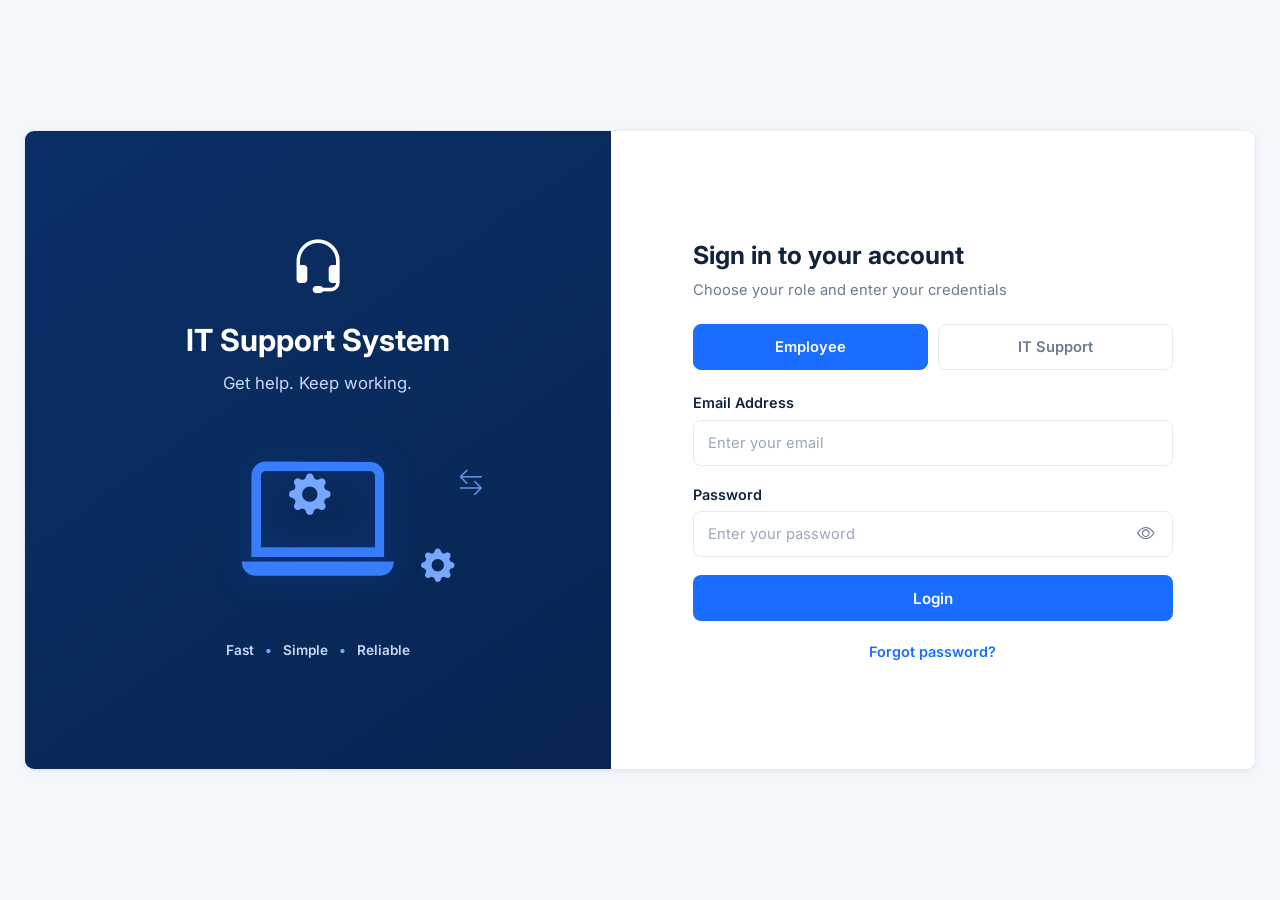
<file: index.html>
<!DOCTYPE html>
<html lang="en">
<head>
    <meta charset="UTF-8">
    <meta name="viewport" content="width=device-width, initial-scale=1.0">

    <title>IT Support System | Login</title>

    <!-- Existing project styles -->
    <link rel="stylesheet" href="Style/style.css">
    <link rel="stylesheet" href="Style/components.css">

    <!-- Icons -->
    <link rel="stylesheet"
          href="https://cdn.jsdelivr.net/npm/bootstrap-icons@1.11.3/font/bootstrap-icons.min.css">

    <!-- Login page styles -->
    <link rel="stylesheet" href="Style/login.css">
</head>

<body class="login-page">

    <main class="login-container">

        <!-- Left Welcome Panel -->
        <section class="welcome-panel">

            <div class="welcome-content">

                <div class="welcome-logo">
                    <i class="bi bi-headset"></i>
                </div>

                <h1>IT Support System</h1>

                <p class="welcome-tagline">
                    Get help. Keep working.
                </p>

                <div class="welcome-illustration">
                    <i class="bi bi-laptop"></i>
                    <i class="bi bi-gear-fill gear-one"></i>
                    <i class="bi bi-gear-fill gear-two"></i>
                    <i class="bi bi-arrow-left-right connection-icon"></i>
                </div>

                <p class="welcome-footer">
                    Fast <span>•</span> Simple <span>•</span> Reliable
                </p>

            </div>

        </section>


        <!-- Right Login Panel -->
        <section class="login-panel">

            <div class="login-form-container">

                <header class="login-header">
                    <h2>Sign in to your account</h2>
                    <p>Choose your role and enter your credentials</p>
                </header>


                <!-- Role Selection -->
                <div class="role-selector" aria-label="Choose your role">

                    <button type="button"
                            class="role-option active"
                            data-role="employee"
                            aria-pressed="true">
                        Employee
                    </button>

                    <button type="button"
                            class="role-option"
                            data-role="it"
                            aria-pressed="false">
                        IT Support
                    </button>

                </div>


                <!-- Login Form -->
                <form class="login-form" action="#" method="post">

                    <input type="hidden"
                           name="role"
                           id="selected-role"
                           value="employee">

                    <div class="form-group">

                        <label for="email">Email Address</label>

                        <input type="email"
                               id="email"
                               name="email"
                               class="login-input"
                               placeholder="Enter your email"
                               autocomplete="username"
                               required>

                    </div>


                    <div class="form-group">

                        <label for="password">Password</label>

                        <div class="password-wrapper">

                            <input type="password"
                                   id="password"
                                   name="password"
                                   class="login-input"
                                   placeholder="Enter your password"
                                   autocomplete="current-password"
                                   required>

                            <button type="button"
                                    class="password-toggle"
                                    id="toggle-password"
                                    aria-label="Show password">
                                <i class="bi bi-eye"></i>
                            </button>

                        </div>

                    </div>


                    <button type="submit" class="login-button">
                        Login
                    </button>


                    <div class="forgot-password">
                        <a href="#" id="forgot-password">
                            Forgot password?
                        </a>
                    </div>

                </form>

            </div>

        </section>

    </main>


    <!-- Temporary interactions: HTML/CSS prototype -->
    <script>
        const roleButtons = document.querySelectorAll(".role-option");
        const selectedRole = document.getElementById("selected-role");

        roleButtons.forEach((button) => {
            button.addEventListener("click", () => {

                roleButtons.forEach((item) => {
                    item.classList.remove("active");
                    item.setAttribute("aria-pressed", "false");
                });

                button.classList.add("active");
                button.setAttribute("aria-pressed", "true");

                selectedRole.value = button.dataset.role;
            });
        });


        const passwordInput = document.getElementById("password");
        const togglePassword = document.getElementById("toggle-password");

        togglePassword.addEventListener("click", () => {

            const isPassword = passwordInput.type === "password";

            passwordInput.type = isPassword ? "text" : "password";

            togglePassword.innerHTML = isPassword
                ? '<i class="bi bi-eye-slash"></i>'
                : '<i class="bi bi-eye"></i>';

            togglePassword.setAttribute(
                "aria-label",
                isPassword ? "Hide password" : "Show password"
            );
        });


        document.querySelector(".login-form").addEventListener("submit", (event) => {
            event.preventDefault();

            alert("Login is a UI prototype. Backend authentication will be added later.");
        });

        document.getElementById("forgot-password").addEventListener("click", (event) => {
            event.preventDefault();

            alert("If you forget your password return to your system admin please.");
        });
    </script>

</body>
</html>
</file>
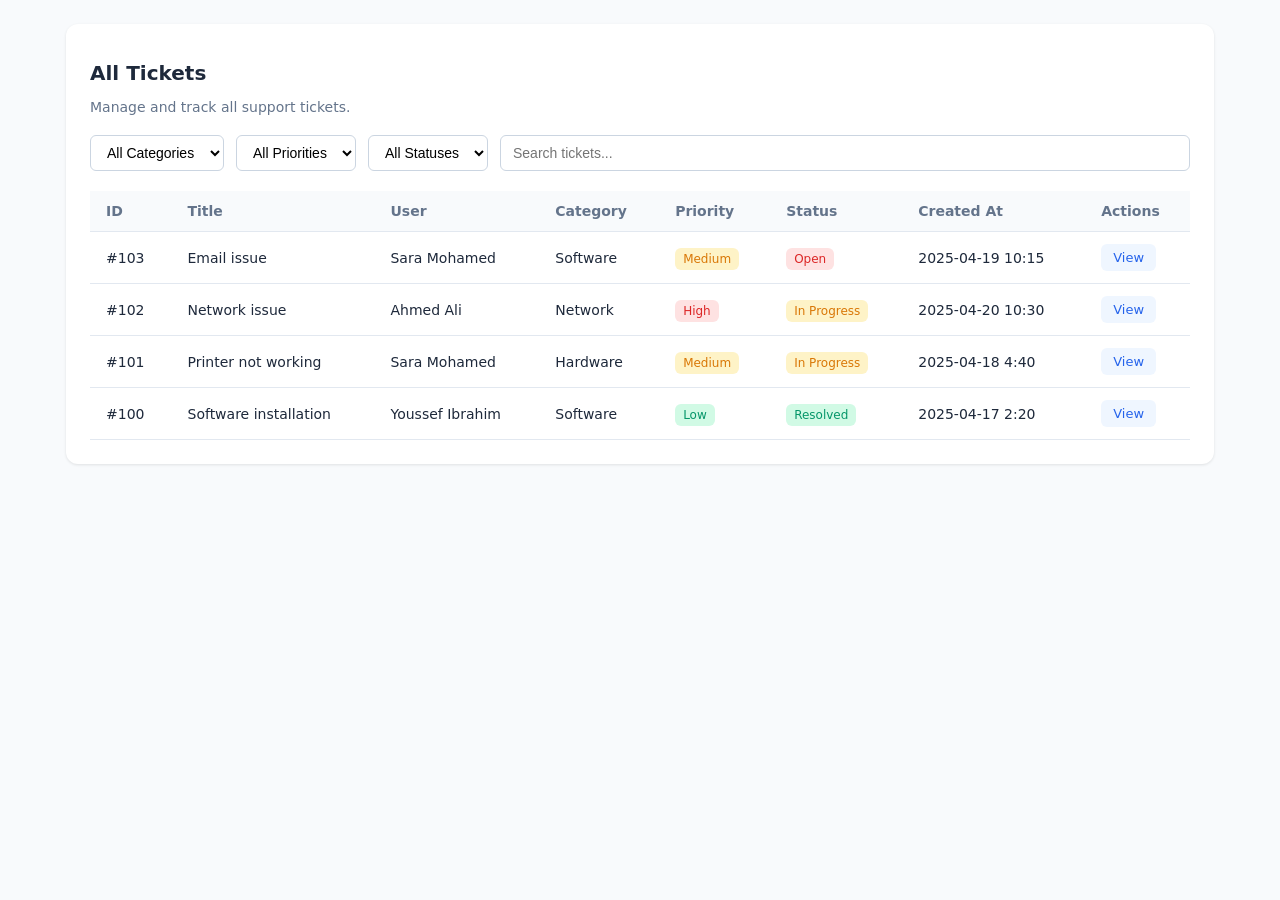
<file: Pages/allTickets.html>
<!DOCTYPE html>
<html lang="en">
<head>
    <meta charset="UTF-8">
    <meta name="viewport" content="width=device-width, initial-scale=1.0">
    <title>All Tickets (IT)</title>
    <style>
        body {
            font-family: system-ui, -apple-system, sans-serif;
            background-color: #f8fafc;
            color: #1e293b;
            padding: 24px;
            margin: 0;
        }
        .container {
            max-width: 1100px;
            margin: 0 auto;
            background: white;
            padding: 24px;
            border-radius: 12px;
            box-shadow: 0 1px 3px rgba(0,0,0,0.1);
        }
        h1 {
            font-size: 20px;
            margin-bottom: 4px;
        }
        p {
            color: #64748b;
            font-size: 14px;
            margin-bottom: 20px;
        }
        .filters {
            display: flex;
            gap: 12px;
            margin-bottom: 20px;
        }
        .filters select, .filters input {
            padding: 8px 12px;
            border: 1px solid #cbd5e1;
            border-radius: 6px;
            font-size: 14px;
            outline: none;
            background-color: #fff;
        }
        .filters input {
            flex-grow: 1;
        }
        table {
            width: 100%;
            border-collapse: collapse;
            text-align: left;
            font-size: 14px;
        }
        th, td {
            padding: 12px 16px;
            border-bottom: 1px solid #e2e8f0;
        }
        th {
            color: #64748b;
            font-weight: 600;
            background-color: #f8fafc;
        }
        .badge {
            padding: 4px 8px;
            border-radius: 6px;
            font-size: 12px;
            font-weight: 500;
        }
        .high { color: #dc2626; background-color: #fee2e2; }
        .medium { color: #d97706; background-color: #fef3c7; }
        .low { color: #059669; background-color: #d1fae5; }
        .open { color: #dc2626; background-color: #fee2e2; }
        .in-progress { color: #d97706; background-color: #fef3c7; }
        .resolved { color: #059669; background-color: #d1fae5; }
        .btn-view {
            display: inline-block;
            background-color: #eff6ff;
            color: #2563eb;
            text-decoration: none;
            padding: 6px 12px;
            border-radius: 6px;
            font-weight: 500;
            font-size: 13px;
            text-align: center;
        }
        .btn-view:hover {
            background-color: #dbeafe;
        }
    </style>
</head>
<body>

    <div class="container">
        <h1>All Tickets</h1>
        <p>Manage and track all support tickets.</p>

        <!-- فلاتر البحث -->
        <div class="filters">
            <select>
                <option>All Categories</option>
            </select>
            <select>
                <option>All Priorities</option>
            </select>
            <select>
                <option>All Statuses</option>
            </select>
            <input type="text" placeholder="Search tickets...">
        </div>

        <table>
            <thead>
                <tr>
                    <th>ID</th>
                    <th>Title</th>
                    <th>User</th>
                    <th>Category</th>
                    <th>Priority</th>
                    <th>Status</th>
                    <th>Created At</th>
                    <th>Actions</th>
                </tr>
            </thead>
            <tbody>
                <tr>
                    <td>#103</td>
                    <td>Email issue</td>
                    <td>Sara Mohamed</td>
                    <td>Software</td>
                    <td><span class="badge medium">Medium</span></td>
                    <td><span class="badge open">Open</span></td>
                    <td>2025-04-19 10:15</td>
                    <td><a href="ticket_details103.html" class="btn-view">View</a></td>
                </tr>
                <tr>
                    <td>#102</td>
                    <td>Network issue</td>
                    <td>Ahmed Ali</td>
                    <td>Network</td>
                    <td><span class="badge high">High</span></td>
                    <td><span class="badge in-progress">In Progress</span></td>
                    <td>2025-04-20 10:30</td>
                    <td><a href="ticket_details102.html" class="btn-view">View</a></td>
                </tr>
                <tr>
                    <td>#101</td>
                    <td>Printer not working</td>
                    <td>Sara Mohamed</td>
                    <td>Hardware</td>
                    <td><span class="badge medium">Medium</span></td>
                    <td><span class="badge in-progress">In Progress</span></td>
                    <td>2025-04-18 4:40</td>
                    <td><a href="ticket_details101.html" class="btn-view">View</a></td>
                </tr>
                <tr>
                    <td>#100</td>
                    <td>Software installation</td>
                    <td>Youssef Ibrahim</td>
                    <td>Software</td>
                    <td><span class="badge low">Low</span></td>
                    <td><span class="badge resolved">Resolved</span></td>
                    <td>2025-04-17 2:20</td>
                    <td><a href="ticket_details100.html" class="btn-view">View</a></td>
                </tr>
            </tbody>
        </table>
    </div>

</body>
</html>
</file>
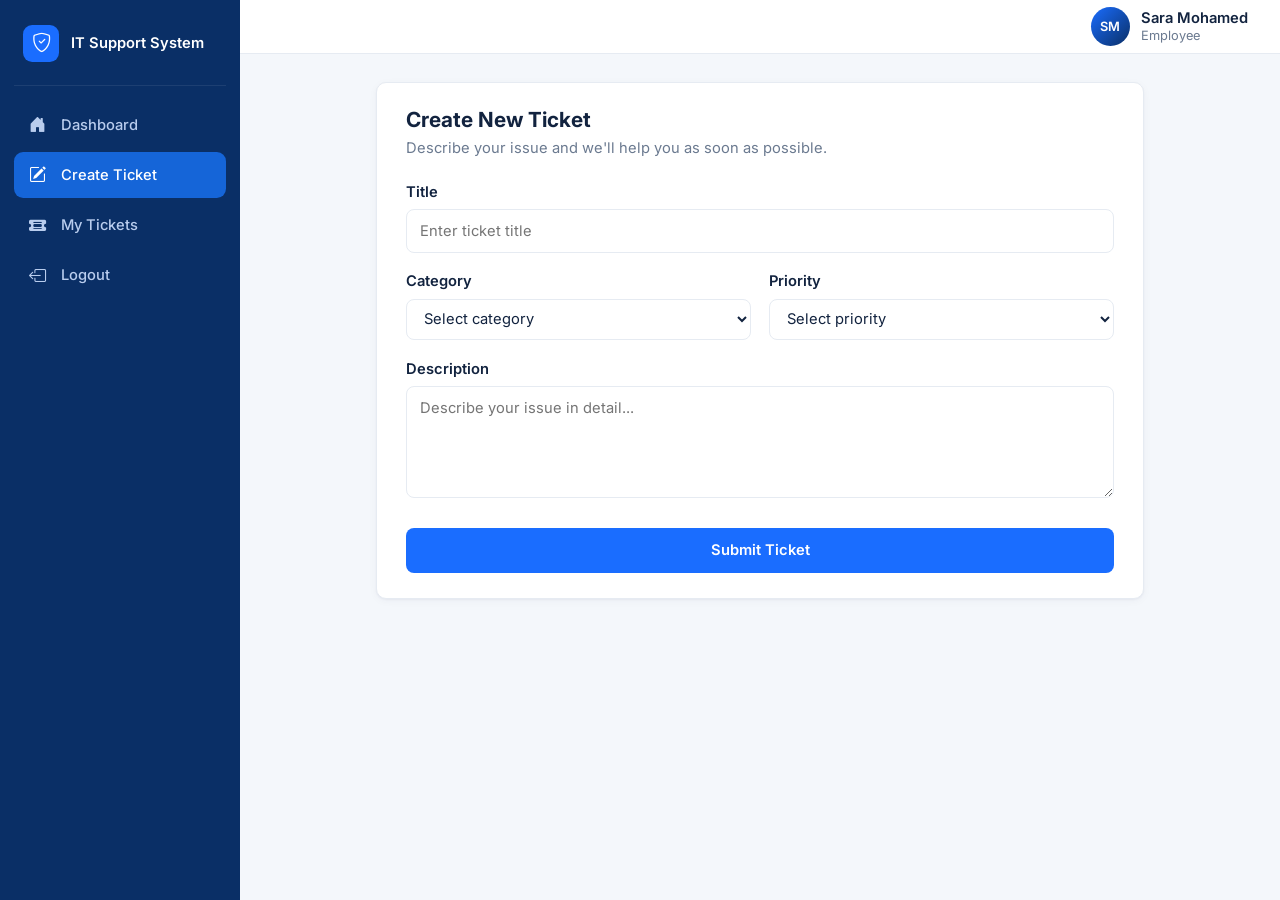
<file: Pages/createTicket.html>
<!DOCTYPE html>
<html lang="en">
  <head>
    <meta charset="UTF-8" />
    <meta name="viewport" content="width=device-width, initial-scale=1.0" />
    <title>Create Ticket | IT Support System</title>

   
    <link href="https://cdn.jsdelivr.net/npm/bootstrap@5.3.3/dist/css/bootstrap.min.css" rel="stylesheet" />
    <link href="https://cdn.jsdelivr.net/npm/bootstrap-icons@1.11.3/font/bootstrap-icons.css" rel="stylesheet" />

 
    <link rel="stylesheet" href="../Style/style.css" />
    <link rel="stylesheet" href="../Style/layout.css" />
    <link rel="stylesheet" href="../Style/components.css" />
    <link rel="stylesheet" href="../Style/createTickets.css" />
  </head>
  <body>
   
    <aside class="sidebar">
      <div class="brand">
        <div class="brand-logo"><i class="bi bi-shield-check"></i></div>
        <span>IT Support System</span>
      </div>

      <nav class="nav flex-column gap-1">
        <a class="nav-link" href="empDashboard.html"
          ><i class="bi bi-house-door-fill"></i><span>Dashboard</span></a
        >
        <a class="nav-link active" href="createTicket.html"
          ><i class="bi bi-pencil-square"></i><span>Create Ticket</span></a
        >
        <a class="nav-link" href="myTickets.html"
          ><i class="bi bi-ticket-detailed-fill"></i><span>My Tickets</span></a
        >
        <a class="nav-link" href="logout.html"
          ><i class="bi bi-box-arrow-left"></i><span>Logout</span></a
        >
      </nav>
    </aside>

   
    <div class="main-content">
      <header class="topbar">
        <div class="user-info">
          <div class="avatar">SM</div>
          <div>
            <div class="user-name">Sara Mohamed</div>
            <div class="user-role">Employee</div>
          </div>
        </div>
      </header>

      <main class="page-body">
        <div class="card-box ticket-card">
          <h2>Create New Ticket</h2>
          <p class="subtitle">
            Describe your issue and we'll help you as soon as possible.
          </p>

          <form>
            <div class="field">
              <label>Title</label>
              <input type="text" placeholder="Enter ticket title" required />
            </div>

            <div class="form-row">
              <div class="field">
                <label>Category</label>
                <select required>
                  <option value="" disabled selected>Select category</option>
                  <option value="hardware">Hardware</option>
                  <option value="software">Software</option>
                  <option value="network">Network</option>
                </select>
              </div>
              <div class="field">
                <label>Priority</label>
                <select required>
                  <option value="" disabled selected>Select priority</option>
                  <option value="low">Low</option>
                  <option value="medium">Medium</option>
                  <option value="high">High</option>
                </select>
              </div>
            </div>

            <div class="field">
              <label>Description</label>
              <textarea
                placeholder="Describe your issue in detail..."
                required
              ></textarea>
            </div>

            <button type="submit" class="btn">Submit Ticket</button>
          </form>
        </div>
      </main>
    </div>

    <script src="https://cdn.jsdelivr.net/npm/bootstrap@5.3.3/dist/js/bootstrap.bundle.min.js"></script>
  </body>
</html>
</file>
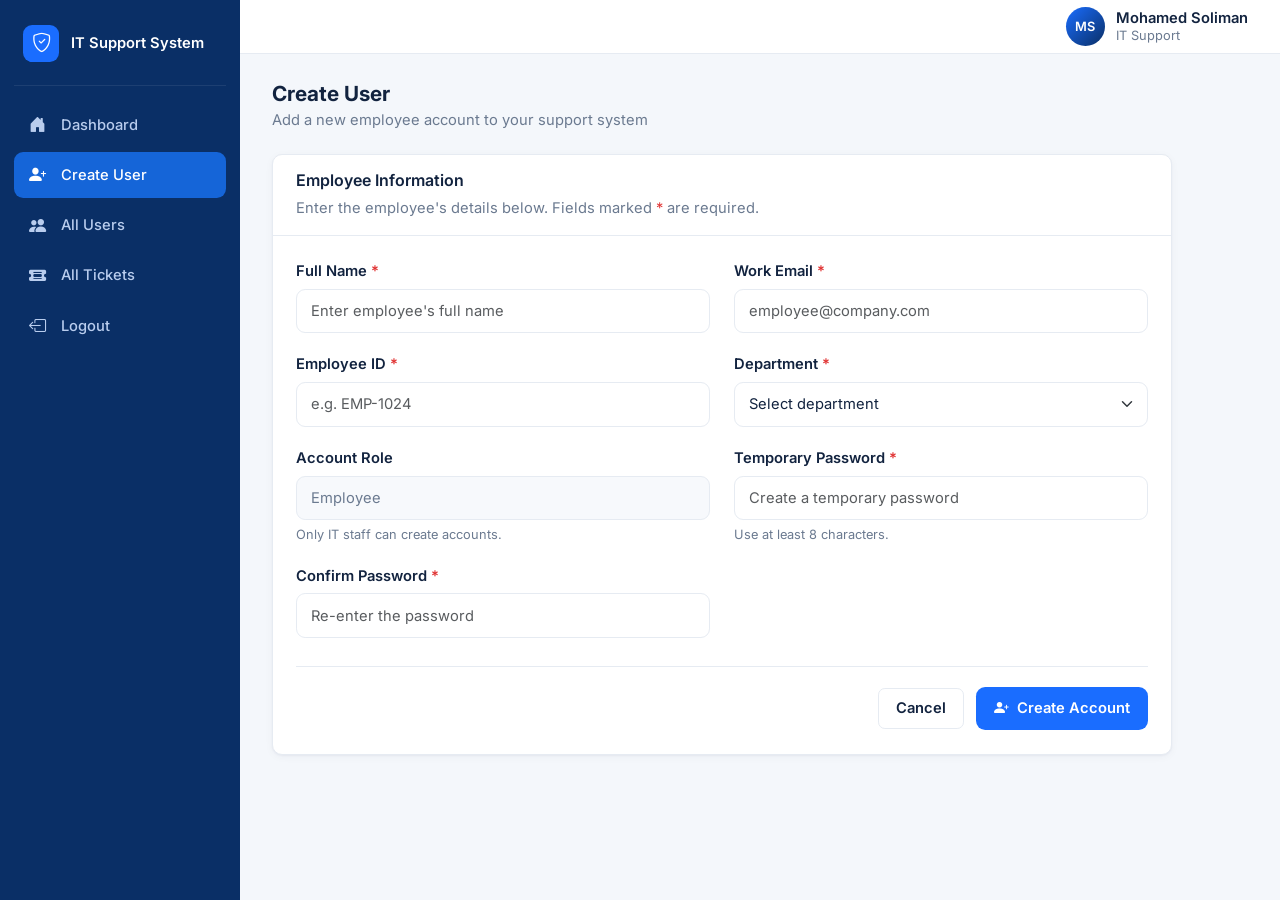
<file: Pages/createUser.html>
<!doctype html>
<html lang="en">
  <head>
    <meta charset="UTF-8" />
    <meta name="viewport" content="width=device-width, initial-scale=1" />
    <title>Create User | IT Support System</title>
    <link
      href="https://cdn.jsdelivr.net/npm/bootstrap@5.3.3/dist/css/bootstrap.min.css"
      rel="stylesheet"
    />
    <link
      href="https://cdn.jsdelivr.net/npm/bootstrap-icons@1.11.3/font/bootstrap-icons.css"
      rel="stylesheet"
    />
    <link rel="stylesheet" href="../Style/style.css" />
    <link rel="stylesheet" href="../Style/layout.css" />
    <link rel="stylesheet" href="../Style/components.css" />
    <link rel="stylesheet" href="../Style/createUser.css" />
  </head>
  <body>
    <aside class="sidebar">
      <div class="brand">
        <div class="brand-logo"><i class="bi bi-shield-check"></i></div>
        <span>IT Support System</span>
      </div>
      <nav class="nav flex-column gap-1">
        <a class="nav-link" href="itDashboard.html"
          ><i class="bi bi-house-door-fill"></i><span>Dashboard</span></a
        >
        <a class="nav-link active" href="createUser.html" aria-current="page"
          ><i class="bi bi-person-plus-fill"></i><span>Create User</span></a
        >
        <a class="nav-link" href="usersList.html"
          ><i class="bi bi-people-fill"></i><span>All Users</span></a
        >
        <a class="nav-link" href="allTickets.html"
          ><i class="bi bi-ticket-detailed-fill"></i><span>All Tickets</span></a
        >
        <a class="nav-link" href="logout.html"
          ><i class="bi bi-box-arrow-left"></i><span>Logout</span></a
        >
      </nav>
    </aside>
    <div class="main-content">
      <header class="topbar">
        <div class="user-info">
          <div class="avatar">MS</div>
          <div>
            <div class="user-name">Mohamed Soliman</div>
            <div class="user-role">IT Support</div>
          </div>
        </div>
      </header>
      <main class="page-body create-user-page">
        <h1 class="page-title">Create User</h1>
        <p class="page-subtitle">
          Add a new employee account to your support system
        </p>
        <section
          class="card-box create-user-card"
          aria-labelledby="employee-info-title"
        >
          <div class="card-head">
            <h2 class="card-title" id="employee-info-title">
              Employee Information
            </h2>
            <p class="card-description">
              Enter the employee's details below. Fields marked
              <span class="required-mark">*</span> are required.
            </p>
          </div>
          <form class="create-user-form" id="create-user-form">
            <div class="form-grid">
              <div class="form-group">
                <label for="full-name"
                  >Full Name <span class="required-mark">*</span></label
                ><input
                  class="form-control"
                  type="text"
                  id="full-name"
                  name="full_name"
                  placeholder="Enter employee's full name"
                  autocomplete="name"
                  required
                />
              </div>
              <div class="form-group">
                <label for="email"
                  >Work Email <span class="required-mark">*</span></label
                ><input
                  class="form-control"
                  type="email"
                  id="email"
                  name="email"
                  placeholder="employee@company.com"
                  autocomplete="email"
                  required
                />
              </div>
              <div class="form-group">
                <label for="employee-id"
                  >Employee ID <span class="required-mark">*</span></label
                ><input
                  class="form-control"
                  type="text"
                  id="employee-id"
                  name="employee_id"
                  placeholder="e.g. EMP-1024"
                  required
                />
              </div>
              <div class="form-group">
                <label for="department"
                  >Department <span class="required-mark">*</span></label
                ><select
                  class="form-select"
                  id="department"
                  name="department"
                  required
                >
                  <option value="" selected disabled>Select department</option>
                  <option value="IT">IT</option>
                  <option value="HR">Human Resources</option>
                  <option value="Finance">Finance</option>
                  <option value="Sales">Sales</option>
                  <option value="Operations">Operations</option>
                  <option value="Other">Other</option>
                </select>
              </div>
              <div class="form-group">
                <label for="role">Account Role</label
                ><input
                  class="form-control"
                  type="text"
                  id="role"
                  name="role"
                  value="Employee"
                  readonly
                /><small class="field-hint"
                  >Only IT staff can create accounts.</small
                >
              </div>
              <div class="form-group">
                <label for="password"
                  >Temporary Password
                  <span class="required-mark">*</span></label
                ><input
                  class="form-control"
                  type="password"
                  id="password"
                  name="password"
                  placeholder="Create a temporary password"
                  autocomplete="new-password"
                  minlength="8"
                  required
                /><small class="field-hint">Use at least 8 characters.</small>
              </div>
              <div class="form-group">
                <label for="confirm-password"
                  >Confirm Password <span class="required-mark">*</span></label
                ><input
                  class="form-control"
                  type="password"
                  id="confirm-password"
                  name="confirm_password"
                  placeholder="Re-enter the password"
                  autocomplete="new-password"
                  minlength="8"
                  required
                />
              </div>
            </div>
            <div class="form-actions">
              <a href="itDashboard.html" class="btn-cancel">Cancel</a
              ><button type="submit" class="btn-primary-custom">
                <i class="bi bi-person-plus-fill"></i> Create Account
              </button>
            </div>
            <p
              class="form-feedback"
              id="form-feedback"
              role="status"
              aria-live="polite"
            ></p>
          </form>
        </section>
      </main>
    </div>
    <script>
      const form = document.getElementById("create-user-form");
      const password = document.getElementById("password");
      const confirmPassword = document.getElementById("confirm-password");
      const feedback = document.getElementById("form-feedback");
      function checkPasswords() {
        confirmPassword.setCustomValidity(
          confirmPassword.value && confirmPassword.value !== password.value
            ? "Passwords do not match."
            : "",
        );
      }
      password.addEventListener("input", checkPasswords);
      confirmPassword.addEventListener("input", checkPasswords);
      form.addEventListener("submit", (event) => {
        event.preventDefault();
        checkPasswords();
        if (!form.reportValidity()) return;
        feedback.textContent =
          "Form validated successfully. Account creation will be connected to the backend later.";
        feedback.classList.add("is-visible");
      });
    </script>
  </body>
</html>
</file>
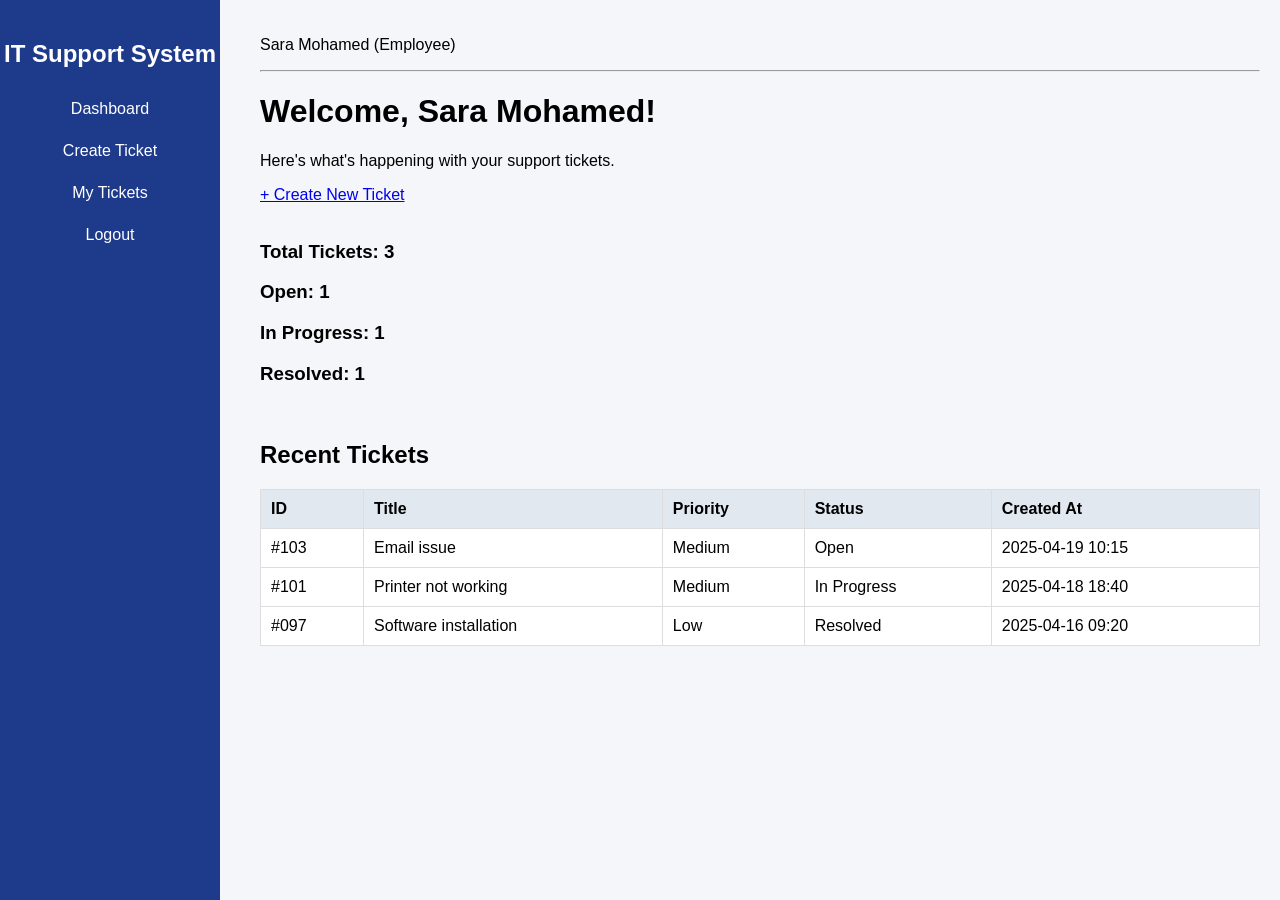
<file: Pages/empDashboard.html>
<!DOCTYPE html>
<html>
<head>
    <meta chanrset="utf-8">
    <title>Employee Dashboard</title>
    <!-- ربط ملف الـ CSS الأساسي للمشروع -->
    <link rel="stylesheet" href="../Style/empDashboard.css">
</head>
<body>

    <!-- القائمة الجانبية البسيطة -->
    <div class="sidebar">
        <h2>IT Support System</h2>
        <ul>
            <li><a href="empDashboard.html">Dashboard</a></li>
            <li><a href="createTicket.html">Create Ticket</a></li>
            <li><a href="myTickets.html">My Tickets</a></li>
            <li><a href="logout.html">Logout</a></li>
        </ul>
    </div>

    <!-- محتوى الصفحة الرئيسي -->
    <div class="main-content">

        <!-- اسم الموظف فوق -->
        <p>Sara Mohamed (Employee)</p>
        <hr>

        <!-- رسالة الترحيب -->
        <h1>Welcome, Sara Mohamed!</h1>
        <p>Here's what's happening with your support tickets.</p>
        <a href="createTicket.html">+ Create New Ticket</a>

        <br><br>

        <!-- أرقام الإحصائيات البسيطة -->
        <h3>Total Tickets: 3</h3>
        <h3>Open: 1</h3>
        <h3>In Progress: 1</h3>
        <h3>Resolved: 1</h3>

        <br>

        <!-- جدول التذاكر الأخيرة -->
        <h2>Recent Tickets</h2>
        <table border="1">
            <tr>
                <th>ID</th>
                <th>Title</th>
                <th>Priority</th>
                <th>Status</th>
                <th>Created At</th>
            </tr>
            <tr>
                <td>#103</td>
                <td>Email issue</td>
                <td>Medium</td>
                <td>Open</td>
                <td>2025-04-19 10:15</td>
            </tr>
            <tr>
                <td>#101</td>
                <td>Printer not working</td>
                <td>Medium</td>
                <td>In Progress</td>
                <td>2025-04-18 18:40</td>
            </tr>
            <tr>
                <td>#097</td>
                <td>Software installation</td>
                <td>Low</td>
                <td>Resolved</td>
                <td>2025-04-16 09:20</td>
            </tr>
        </table>

    </div>

</body>
</html>
</file>
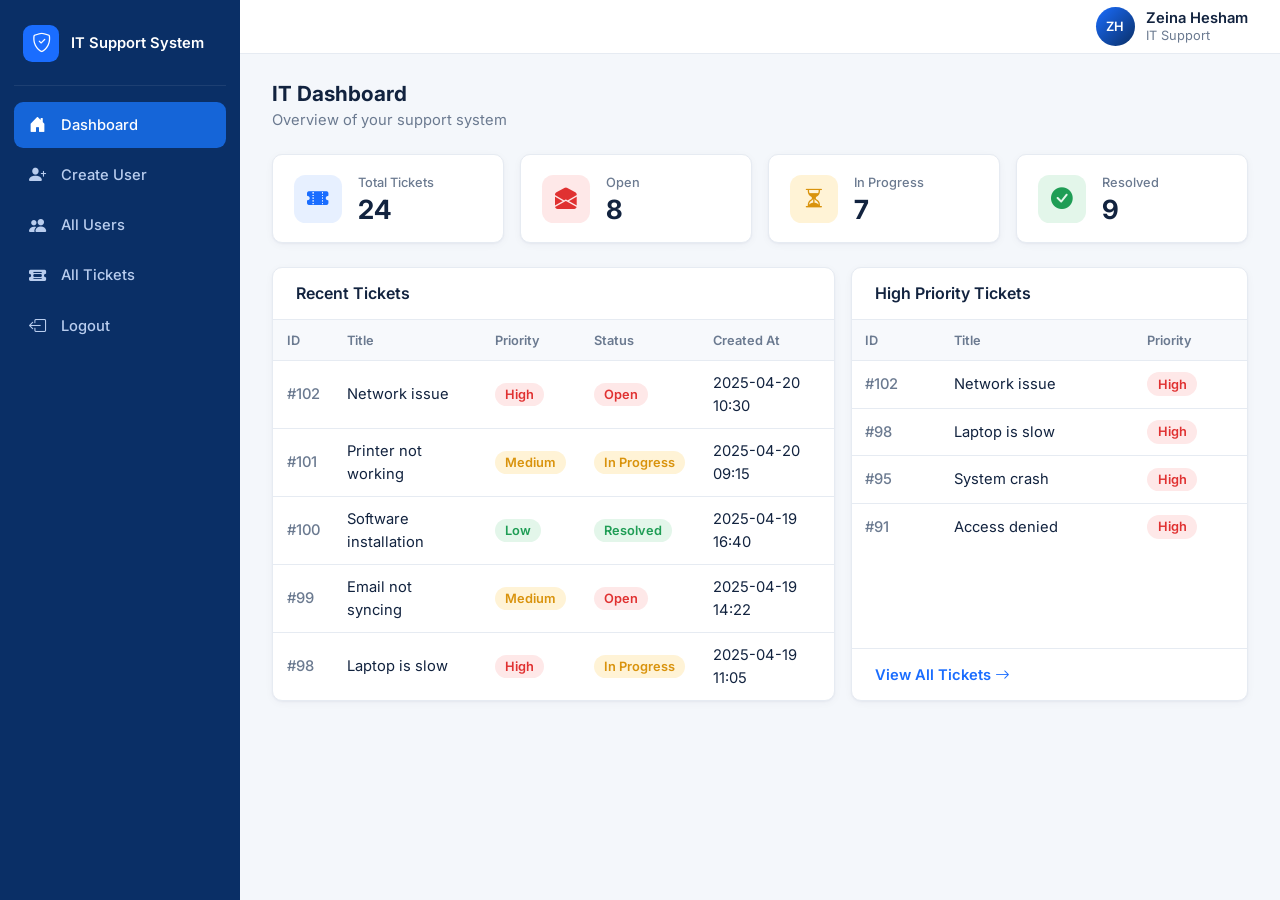
<file: Pages/itDashboard.html>
<!DOCTYPE html>
<html lang="en">
<head>
  <meta charset="UTF-8">
  <meta name="viewport" content="width=device-width, initial-scale=1">
  <title>IT Dashboard | IT Support System</title>

  <link href="https://cdn.jsdelivr.net/npm/bootstrap@5.3.3/dist/css/bootstrap.min.css" rel="stylesheet">
  <link href="https://cdn.jsdelivr.net/npm/bootstrap-icons@1.11.3/font/bootstrap-icons.css" rel="stylesheet">

  <link rel="stylesheet" href="../Style/style.css">
  <link rel="stylesheet" href="../Style/layout.css">
  <link rel="stylesheet" href="../Style/components.css">
  <link rel="stylesheet" href="../Style/dashboard.css">
</head>
<body>

  <aside class="sidebar">
    <div class="brand">
      <div class="brand-logo"><i class="bi bi-shield-check"></i></div>
      <span>IT Support System</span>
    </div>

    <nav class="nav flex-column gap-1">
      <a class="nav-link active" href="itDashboard.html"><i class="bi bi-house-door-fill"></i><span>Dashboard</span></a>
      <a class="nav-link" href="createUser.html"><i class="bi bi-person-plus-fill"></i><span>Create User</span></a>
      <a class="nav-link" href="usersList.html"><i class="bi bi-people-fill"></i><span>All Users</span></a>
      <a class="nav-link" href="allTickets.html"><i class="bi bi-ticket-detailed-fill"></i><span>All Tickets</span></a>
      <a class="nav-link" href="logout.html"><i class="bi bi-box-arrow-left"></i><span>Logout</span></a>
    </nav>
  </aside>

  <div class="main-content">

    <header class="topbar">
      <div class="user-info">
        <div class="avatar">ZH</div>
        <div>
          <div class="user-name">Zeina Hesham</div>
          <div class="user-role">IT Support</div>
        </div>
      </div>
    </header>

    <main class="page-body">
      <h1 class="page-title">IT Dashboard</h1>
      <p class="page-subtitle">Overview of your support system</p>

      <div class="row g-3 mb-4">
        <div class="col-6 col-xl-3">
          <div class="card-box stat-card">
            <div class="stat-icon total"><i class="bi bi-ticket-perforated-fill"></i></div>
            <div>
              <div class="stat-label">Total Tickets</div>
              <div class="stat-value">24</div>
            </div>
          </div>
        </div>
        <div class="col-6 col-xl-3">
          <div class="card-box stat-card">
            <div class="stat-icon open"><i class="bi bi-envelope-open-fill"></i></div>
            <div>
              <div class="stat-label">Open</div>
              <div class="stat-value">8</div>
            </div>
          </div>
        </div>
        <div class="col-6 col-xl-3">
          <div class="card-box stat-card">
            <div class="stat-icon inprogress"><i class="bi bi-hourglass-split"></i></div>
            <div>
              <div class="stat-label">In Progress</div>
              <div class="stat-value">7</div>
            </div>
          </div>
        </div>
        <div class="col-6 col-xl-3">
          <div class="card-box stat-card">
            <div class="stat-icon resolved"><i class="bi bi-check-circle-fill"></i></div>
            <div>
              <div class="stat-label">Resolved</div>
              <div class="stat-value">9</div>
            </div>
          </div>
        </div>
      </div>

      <div class="row g-3">

        <div class="col-xl-7">
          <div class="card-box table-card h-100">
            <div class="card-head">
              <h2 class="card-title">Recent Tickets</h2>
            </div>
            <div class="table-responsive">
              <table class="table table-custom">
                <thead>
                  <tr>
                    <th>ID</th>
                    <th>Title</th>
                    <th>Priority</th>
                    <th>Status</th>
                    <th>Created At</th>
                  </tr>
                </thead>
                <tbody>
                  <tr>
                    <td class="ticket-id">#102</td>
                    <td>Network issue</td>
                    <td><span class="badge-priority priority-high">High</span></td>
                    <td><span class="badge-status status-open">Open</span></td>
                    <td>2025-04-20 10:30</td>
                  </tr>
                  <tr>
                    <td class="ticket-id">#101</td>
                    <td>Printer not working</td>
                    <td><span class="badge-priority priority-medium">Medium</span></td>
                    <td><span class="badge-status status-inprogress">In Progress</span></td>
                    <td>2025-04-20 09:15</td>
                  </tr>
                  <tr>
                    <td class="ticket-id">#100</td>
                    <td>Software installation</td>
                    <td><span class="badge-priority priority-low">Low</span></td>
                    <td><span class="badge-status status-resolved">Resolved</span></td>
                    <td>2025-04-19 16:40</td>
                  </tr>
                  <tr>
                    <td class="ticket-id">#99</td>
                    <td>Email not syncing</td>
                    <td><span class="badge-priority priority-medium">Medium</span></td>
                    <td><span class="badge-status status-open">Open</span></td>
                    <td>2025-04-19 14:22</td>
                  </tr>
                  <tr>
                    <td class="ticket-id">#98</td>
                    <td>Laptop is slow</td>
                    <td><span class="badge-priority priority-high">High</span></td>
                    <td><span class="badge-status status-inprogress">In Progress</span></td>
                    <td>2025-04-19 11:05</td>
                  </tr>
                </tbody>
              </table>
            </div>
          </div>
        </div>

        <div class="col-xl-5">
          <div class="card-box table-card h-100 d-flex flex-column">
            <div class="card-head">
              <h2 class="card-title">High Priority Tickets</h2>
            </div>
            <div class="table-responsive flex-grow-1">
              <table class="table table-custom">
                <thead>
                  <tr>
                    <th>ID</th>
                    <th>Title</th>
                    <th>Priority</th>
                  </tr>
                </thead>
                <tbody>
                  <tr>
                    <td class="ticket-id">#102</td>
                    <td>Network issue</td>
                    <td><span class="badge-priority priority-high">High</span></td>
                  </tr>
                  <tr>
                    <td class="ticket-id">#98</td>
                    <td>Laptop is slow</td>
                    <td><span class="badge-priority priority-high">High</span></td>
                  </tr>
                  <tr>
                    <td class="ticket-id">#95</td>
                    <td>System crash</td>
                    <td><span class="badge-priority priority-high">High</span></td>
                  </tr>
                  <tr>
                    <td class="ticket-id">#91</td>
                    <td>Access denied</td>
                    <td><span class="badge-priority priority-high">High</span></td>
                  </tr>
                </tbody>
              </table>
            </div>
            <div class="card-foot">
              <a href="allTickets.html" class="link-primary-custom">View All Tickets <i class="bi bi-arrow-right"></i></a>
            </div>
          </div>
        </div>

      </div>
    </main>
  </div>

  <script src="https://cdn.jsdelivr.net/npm/bootstrap@5.3.3/dist/js/bootstrap.bundle.min.js"></script>
</body>
</html>
</file>
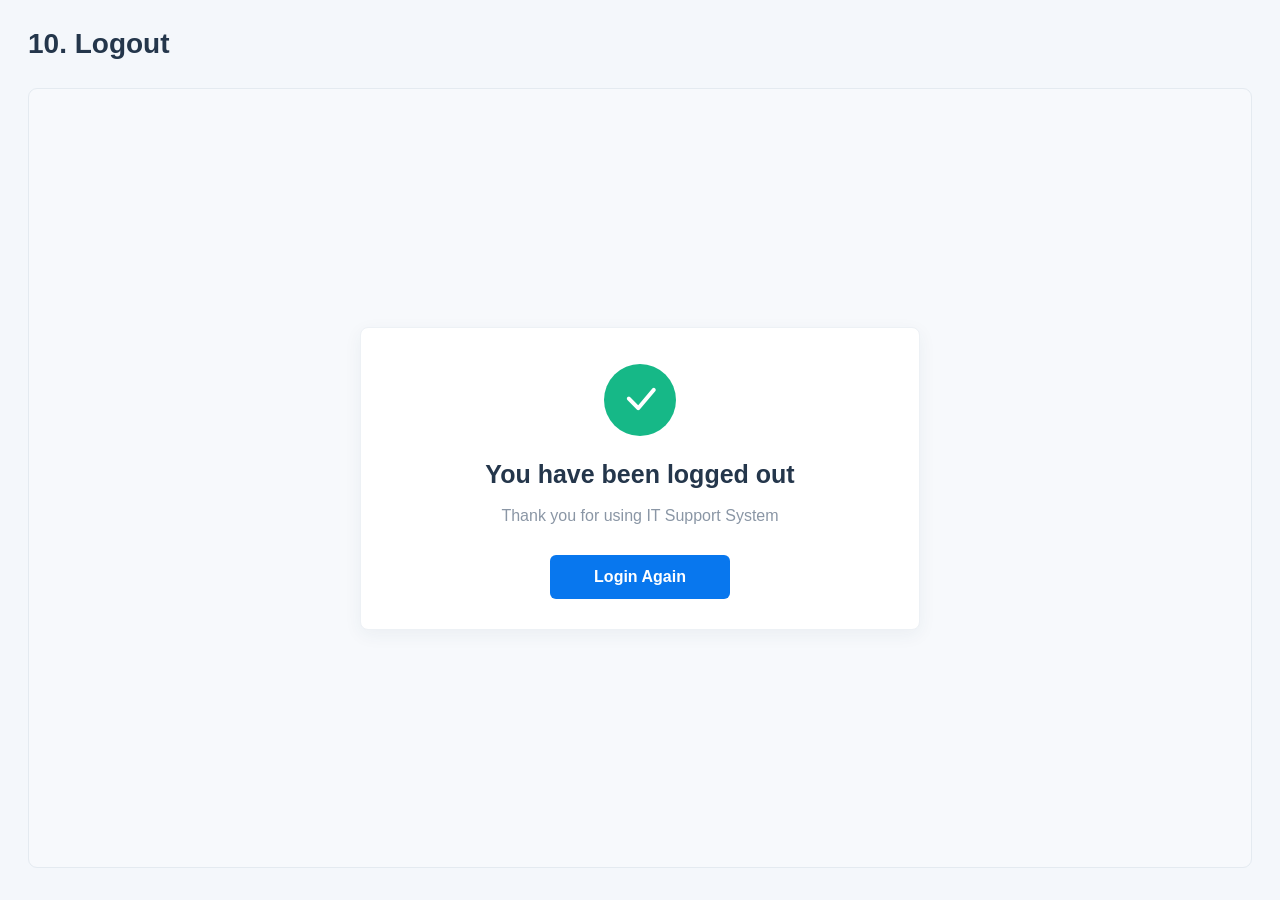
<file: Pages/logout.html>
<!DOCTYPE html>
<html lang="en">
<head>
  <meta charset="UTF-8">
  <meta name="viewport" content="width=device-width, initial-scale=1.0">
  <title>Logout | IT Support System</title>
  <link rel="stylesheet" href="https://cdn.jsdelivr.net/npm/bootstrap-icons@1.11.3/font/bootstrap-icons.min.css">
  <link rel="stylesheet" href="../Style/logout.css">
</head>
<body>
  <main class="logout-page">
    <h1>10. Logout</h1>
    <section class="logout-stage">
      <div class="logout-card">
        <div class="success-icon">
  <i class="bi bi-check-lg"></i>
</div>
        <h2>You have been logged out</h2>
        <p>Thank you for using IT Support System</p>
        <button class="primary-btn" type="button" onclick="window.location.href='../index.html'">Login Again</button>
      </div>
    </section>
  </main>
</body>
</html>
</file>
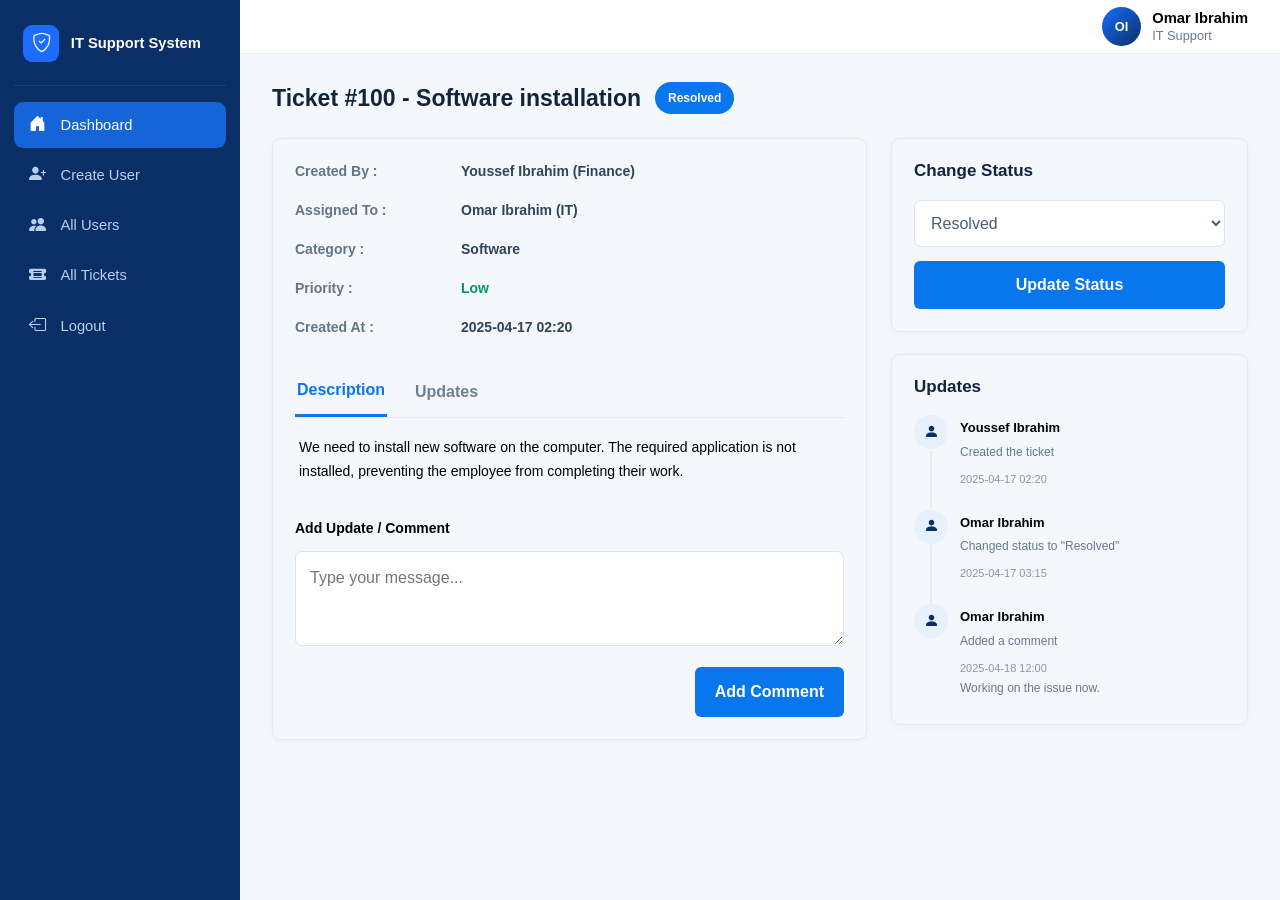
<file: Pages/ticket_details100.html>
<!DOCTYPE html>
<html lang="en">
<head>
  <meta charset="UTF-8">
  <meta name="viewport" content="width=device-width, initial-scale=1.0">
  <title>Ticket Details | IT Support System</title>
  <link href="https://cdn.jsdelivr.net/npm/bootstrap@5.3.3/dist/css/bootstrap.min.css" rel="stylesheet">
  <link href="https://cdn.jsdelivr.net/npm/bootstrap-icons@1.11.3/font/bootstrap-icons.css" rel="stylesheet">
  <link rel="stylesheet" href="../Style/style.css"><link rel="stylesheet" href="../Style/layout.css"><link rel="stylesheet" href="../Style/components.css"><link rel="stylesheet" href="../Style/ticket_details100.css">
  
</head>
<body>
<div class="app">
 <aside class="sidebar">
    <div class="brand">
      <div class="brand-logo"><i class="bi bi-shield-check"></i></div>
      <span>IT Support System</span>
    </div>

    <nav class="nav flex-column gap-1">
      <a class="nav-link active" href="itDashboard.html"><i class="bi bi-house-door-fill"></i><span>Dashboard</span></a>
      <a class="nav-link" href="createUser.html"><i class="bi bi-person-plus-fill"></i><span>Create User</span></a>
      <a class="nav-link" href="usersList.html"><i class="bi bi-people-fill"></i><span>All Users</span></a>
      <a class="nav-link" href="allTickets.html"><i class="bi bi-ticket-detailed-fill"></i><span>All Tickets</span></a>
      <a class="nav-link" href="logout.html"><i class="bi bi-box-arrow-left"></i><span>Logout</span></a>
    </nav>
  </aside>

  <main class="main-content">
    
    <header class="topbar">
      <div class="user-info">
        <div class="avatar">OI</div>
        <div>
          <div class="user-name">Omar Ibrahim</div>
          <div class="user-role">IT Support</div>
        </div>
      </div>
    </header>
    
    <section class="content">
      <div class="ticket-heading">
        <h1>Ticket #100 - Software installation</h1>
        <span class="status-pill" id="currentStatus">Resolved</span>
      </div>

      <div class="ticket-grid">
        <section class="panel details-panel">
          <div class="details-list">
            <span class="field-label">Created By : </span><span class="field-value">Youssef Ibrahim (Finance)</span>
            <span class="field-label">Assigned To : </span><span class="field-value">Omar Ibrahim (IT)</span>
            <span class="field-label">Category : </span><span class="field-value">Software</span>
            <span class="field-label">Priority : </span><span class="field-value priority">Low</span>
            <span class="field-label">Created At : </span><span class="field-value">2025-04-17 02:20</span>
          </div>

          <div class="tabs">
            <button class="active" type="button" data-tab="description">Description</button>
            <button type="button" data-tab="updates">Updates</button>
          </div>
          <div class="description" id="tabContent">
            We need to install new software on the computer. The required application is not installed, preventing the employee from completing their work.
          </div>

          <form id="commentForm">
            <label class="comment-label" for="comment">Add Update / Comment</label>
            <textarea id="comment" placeholder="Type your message..." required></textarea>
            <div class="comment-actions"><button class="primary-btn" type="submit">Add Comment</button></div>
          </form>
        </section>

        <aside class="right-column">
          <section class="panel status-panel">
            <h2>Change Status</h2>
            <select id="statusSelect" aria-label="Change ticket status">
              <option>Open</option>
              <option>In Progress</option>
              <option selected >Resolved</option>
              <option>Closed</option>
            </select>
            <button class="primary-btn" id="updateStatus" type="button">Update Status</button>
          </section>

          <section class="panel updates-panel">
  <h2>Updates</h2>

  <div class="timeline" id="timeline">

    <div class="timeline-item">
      <span class="timeline-avatar">
        <i class="bi bi-person-fill"></i>
      </span>
      <div>
        <strong>Youssef Ibrahim</strong>
        <p>Created the ticket</p>
        <time>2025-04-17 02:20</time>
      </div>
    </div>

    <div class="timeline-item">
      <span class="timeline-avatar">
        <i class="bi bi-person-fill"></i>
      </span>
      <div>
        <strong>Omar Ibrahim</strong>
        <p>Changed status to "Resolved"</p>
        <time>2025-04-17 03:15</time>
      </div>
    </div>

    <div class="timeline-item">
      <span class="timeline-avatar">
        <i class="bi bi-person-fill"></i>
      </span>
      <div>
        <strong>Omar Ibrahim</strong>
        <p>Added a comment</p>
        <time>2025-04-18 12:00</time>
        <p>Working on the issue now.</p>
      </div>
    </div>

  </div>
</section>
        </aside>
      </div>
    </section>
  </main>
</div>

</body>
</html>
</file>
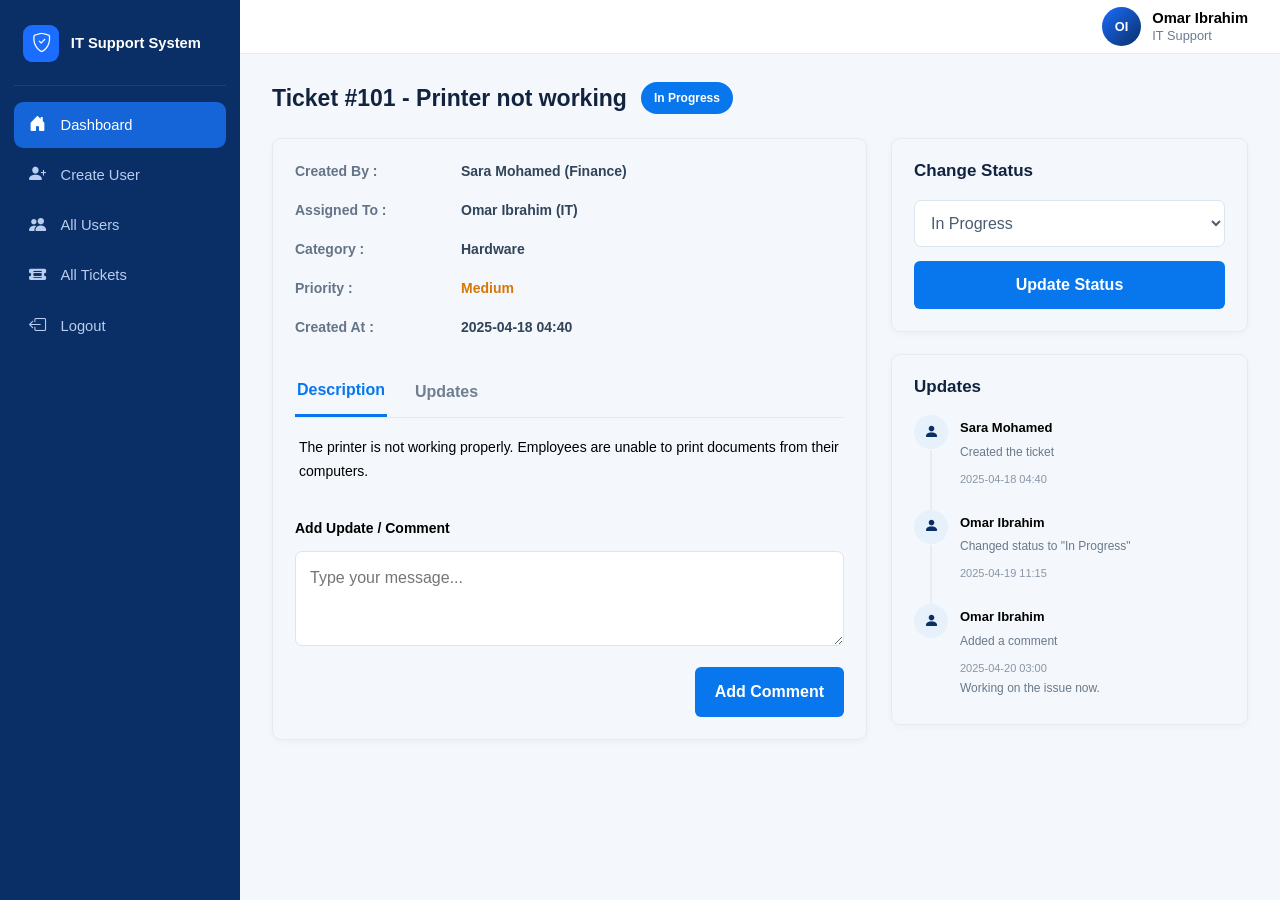
<file: Pages/ticket_details101.html>
<!DOCTYPE html>
<html lang="en">
<head>
  <meta charset="UTF-8">
  <meta name="viewport" content="width=device-width, initial-scale=1.0">
  <title>Ticket Details | IT Support System</title>
  <link href="https://cdn.jsdelivr.net/npm/bootstrap@5.3.3/dist/css/bootstrap.min.css" rel="stylesheet">
  <link href="https://cdn.jsdelivr.net/npm/bootstrap-icons@1.11.3/font/bootstrap-icons.css" rel="stylesheet">
  <link rel="stylesheet" href="../Style/style.css"><link rel="stylesheet" href="../Style/layout.css"><link rel="stylesheet" href="../Style/components.css"><link rel="stylesheet" href="../Style/ticket_details101.css">
  
</head>
<body>
<div class="app">
 <aside class="sidebar">
    <div class="brand">
      <div class="brand-logo"><i class="bi bi-shield-check"></i></div>
      <span>IT Support System</span>
    </div>

    <nav class="nav flex-column gap-1">
      <a class="nav-link active" href="itDashboard.html"><i class="bi bi-house-door-fill"></i><span>Dashboard</span></a>
      <a class="nav-link" href="createUser.html"><i class="bi bi-person-plus-fill"></i><span>Create User</span></a>
      <a class="nav-link" href="usersList.html"><i class="bi bi-people-fill"></i><span>All Users</span></a>
      <a class="nav-link" href="allTickets.html"><i class="bi bi-ticket-detailed-fill"></i><span>All Tickets</span></a>
      <a class="nav-link" href="logout.html"><i class="bi bi-box-arrow-left"></i><span>Logout</span></a>
    </nav>
  </aside>

  <main class="main-content">
    
    <header class="topbar">
      <div class="user-info">
        <div class="avatar">OI</div>
        <div>
          <div class="user-name">Omar Ibrahim</div>
          <div class="user-role">IT Support</div>
        </div>
      </div>
    </header>
    
    <section class="content">
      <div class="ticket-heading">
        <h1>Ticket #101 - Printer not working</h1>
        <span class="status-pill" id="currentStatus">In Progress</span>
      </div>

      <div class="ticket-grid">
        <section class="panel details-panel">
          <div class="details-list">
            <span class="field-label">Created By : </span><span class="field-value">Sara Mohamed (Finance)</span>
            <span class="field-label">Assigned To : </span><span class="field-value">Omar Ibrahim (IT)</span>
            <span class="field-label">Category : </span><span class="field-value">Hardware</span>
            <span class="field-label">Priority : </span><span class="field-value priority">Medium</span>
            <span class="field-label">Created At : </span><span class="field-value">2025-04-18 04:40</span>
          </div>

          <div class="tabs">
            <button class="active" type="button" data-tab="description">Description</button>
            <button type="button" data-tab="updates">Updates</button>
          </div>
          <div class="description" id="tabContent">
            The printer is not working properly. Employees are unable to print documents from their computers.
          </div>

          <form id="commentForm">
            <label class="comment-label" for="comment">Add Update / Comment</label>
            <textarea id="comment" placeholder="Type your message..." required></textarea>
            <div class="comment-actions"><button class="primary-btn" type="submit">Add Comment</button></div>
          </form>
        </section>

        <aside class="right-column">
          <section class="panel status-panel">
            <h2>Change Status</h2>
            <select id="statusSelect" aria-label="Change ticket status">
              <option>Open</option>
              <option selected>In Progress</option>
              <option>Resolved</option>
              <option>Closed</option>
            </select>
            <button class="primary-btn" id="updateStatus" type="button">Update Status</button>
          </section>

          <section class="panel updates-panel">
  <h2>Updates</h2>

  <div class="timeline" id="timeline">

    <div class="timeline-item">
      <span class="timeline-avatar">
        <i class="bi bi-person-fill"></i>
      </span>
      <div>
        <strong>Sara Mohamed</strong>
        <p>Created the ticket</p>
        <time>2025-04-18 04:40</time>
      </div>
    </div>

    <div class="timeline-item">
      <span class="timeline-avatar">
        <i class="bi bi-person-fill"></i>
      </span>
      <div>
        <strong>Omar Ibrahim</strong>
        <p>Changed status to "In Progress"</p>
        <time>2025-04-19 11:15</time>
      </div>
    </div>

    <div class="timeline-item">
      <span class="timeline-avatar">
        <i class="bi bi-person-fill"></i>
      </span>
      <div>
        <strong>Omar Ibrahim</strong>
        <p>Added a comment</p>
        <time>2025-04-20 03:00</time>
        <p>Working on the issue now.</p>
      </div>
    </div>

  </div>
</section>
        </aside>
      </div>
    </section>
  </main>
</div>

</body>
</html>
</file>
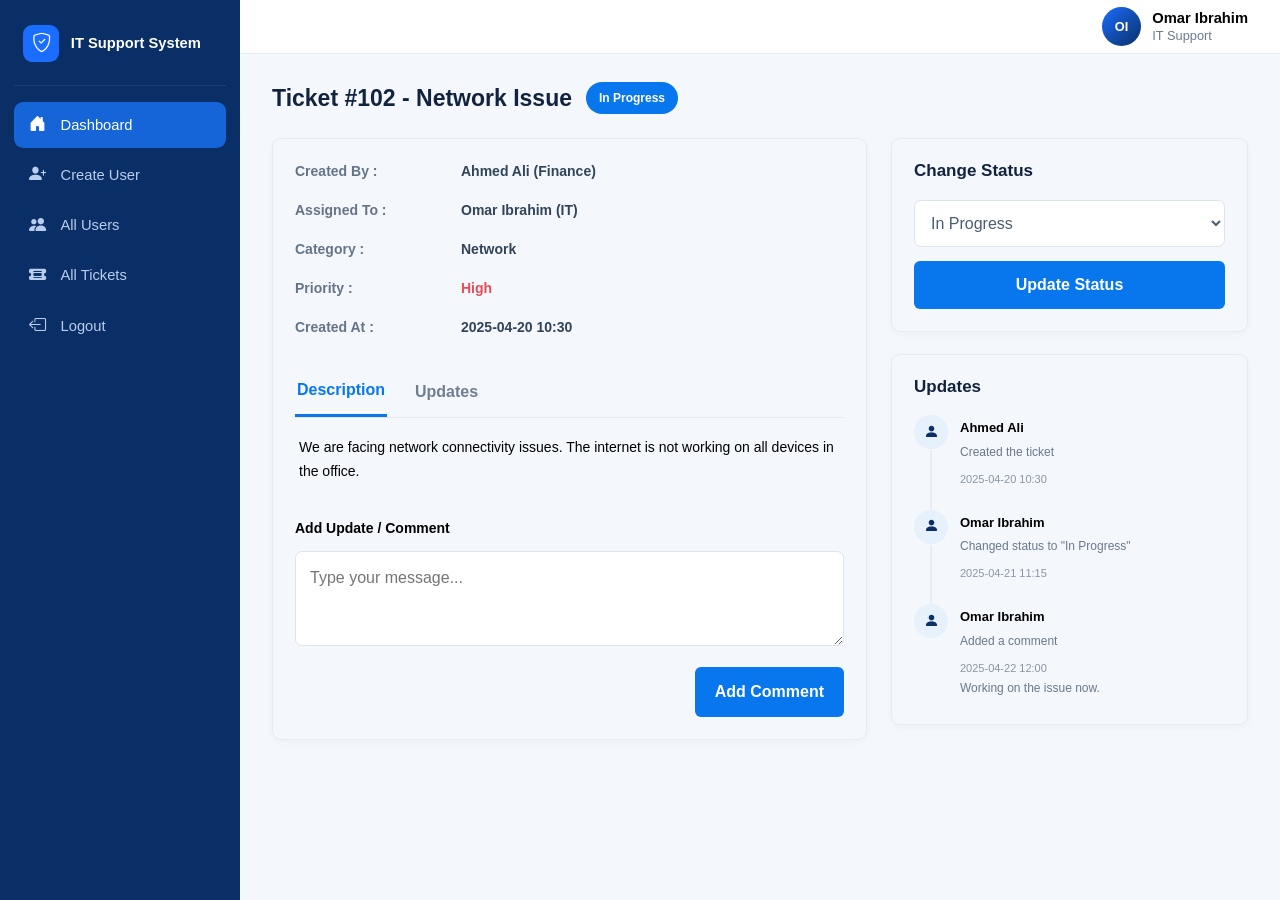
<file: Pages/ticket_details102.html>
<!DOCTYPE html>
<html lang="en">
<head>
  <meta charset="UTF-8">
  <meta name="viewport" content="width=device-width, initial-scale=1.0">
  <title>Ticket Details | IT Support System</title>
  <link href="https://cdn.jsdelivr.net/npm/bootstrap@5.3.3/dist/css/bootstrap.min.css" rel="stylesheet">
  <link href="https://cdn.jsdelivr.net/npm/bootstrap-icons@1.11.3/font/bootstrap-icons.css" rel="stylesheet">
  <link rel="stylesheet" href="../Style/style.css"><link rel="stylesheet" href="../Style/layout.css"><link rel="stylesheet" href="../Style/components.css"><link rel="stylesheet" href="../Style/ticket_details102.css">
  
</head>
<body>
<div class="app">
 <aside class="sidebar">
    <div class="brand">
      <div class="brand-logo"><i class="bi bi-shield-check"></i></div>
      <span>IT Support System</span>
    </div>

    <nav class="nav flex-column gap-1">
      <a class="nav-link active" href="itDashboard.html"><i class="bi bi-house-door-fill"></i><span>Dashboard</span></a>
      <a class="nav-link" href="createUser.html"><i class="bi bi-person-plus-fill"></i><span>Create User</span></a>
      <a class="nav-link" href="usersList.html"><i class="bi bi-people-fill"></i><span>All Users</span></a>
      <a class="nav-link" href="allTickets.html"><i class="bi bi-ticket-detailed-fill"></i><span>All Tickets</span></a>
      <a class="nav-link" href="logout.html"><i class="bi bi-box-arrow-left"></i><span>Logout</span></a>
    </nav>
  </aside>

  <main class="main-content">
    
    <header class="topbar">
      <div class="user-info">
        <div class="avatar">OI</div>
        <div>
          <div class="user-name">Omar Ibrahim</div>
          <div class="user-role">IT Support</div>
        </div>
      </div>
    </header>
    
    <section class="content">
      <div class="ticket-heading">
        <h1>Ticket #102 - Network Issue</h1>
        <span class="status-pill" id="currentStatus">In Progress</span>
      </div>

      <div class="ticket-grid">
        <section class="panel details-panel">
          <div class="details-list">
            <span class="field-label">Created By : </span><span class="field-value">Ahmed Ali (Finance)</span>
            <span class="field-label">Assigned To : </span><span class="field-value">Omar Ibrahim (IT)</span>
            <span class="field-label">Category : </span><span class="field-value">Network</span>
            <span class="field-label">Priority : </span><span class="field-value priority">High</span>
            <span class="field-label">Created At : </span><span class="field-value">2025-04-20 10:30</span>
          </div>

          <div class="tabs">
            <button class="active" type="button" data-tab="description">Description</button>
            <button type="button" data-tab="updates">Updates</button>
          </div>
          <div class="description" id="tabContent">
            We are facing network connectivity issues. The internet is not working on all devices in the office.
          </div>

          <form id="commentForm">
            <label class="comment-label" for="comment">Add Update / Comment</label>
            <textarea id="comment" placeholder="Type your message..." required></textarea>
            <div class="comment-actions"><button class="primary-btn" type="submit">Add Comment</button></div>
          </form>
        </section>

        <aside class="right-column">
          <section class="panel status-panel">
            <h2>Change Status</h2>
            <select id="statusSelect" aria-label="Change ticket status">
              <option>Open</option>
              <option selected>In Progress</option>
              <option>Resolved</option>
              <option>Closed</option>
            </select>
            <button class="primary-btn" id="updateStatus" type="button">Update Status</button>
          </section>

          <section class="panel updates-panel">
  <h2>Updates</h2>

  <div class="timeline" id="timeline">

    <div class="timeline-item">
      <span class="timeline-avatar">
        <i class="bi bi-person-fill"></i>
      </span>
      <div>
        <strong>Ahmed Ali</strong>
        <p>Created the ticket</p>
        <time>2025-04-20 10:30</time>
      </div>
    </div>

    <div class="timeline-item">
      <span class="timeline-avatar">
        <i class="bi bi-person-fill"></i>
      </span>
      <div>
        <strong>Omar Ibrahim</strong>
        <p>Changed status to "In Progress"</p>
        <time>2025-04-21 11:15</time>
      </div>
    </div>

    <div class="timeline-item">
      <span class="timeline-avatar">
        <i class="bi bi-person-fill"></i>
      </span>
      <div>
        <strong>Omar Ibrahim</strong>
        <p>Added a comment</p>
        <time>2025-04-22 12:00</time>
        <p>Working on the issue now.</p>
      </div>
    </div>

  </div>
</section>
        </aside>
      </div>
    </section>
  </main>
</div>

</body>
</html>
</file>
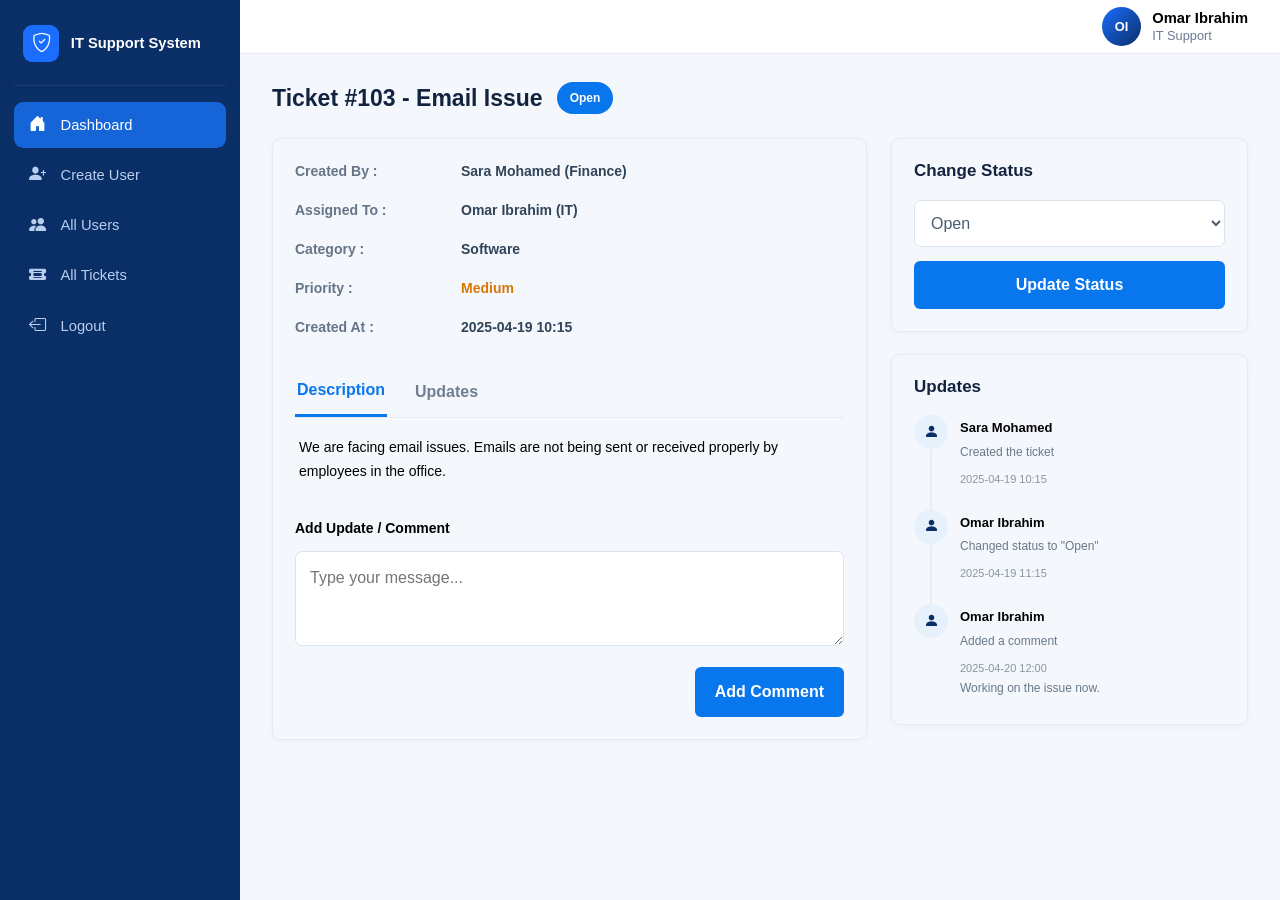
<file: Pages/ticket_details103.html>
<!DOCTYPE html>
<html lang="en">
<head>
  <meta charset="UTF-8">
  <meta name="viewport" content="width=device-width, initial-scale=1.0">
  <title>Ticket Details | IT Support System</title>
  <link href="https://cdn.jsdelivr.net/npm/bootstrap@5.3.3/dist/css/bootstrap.min.css" rel="stylesheet">
  <link href="https://cdn.jsdelivr.net/npm/bootstrap-icons@1.11.3/font/bootstrap-icons.css" rel="stylesheet">
  <link rel="stylesheet" href="../Style/style.css"><link rel="stylesheet" href="../Style/layout.css"><link rel="stylesheet" href="../Style/components.css"><link rel="stylesheet" href="../Style/ticket_details103.css">
  
</head>
<body>
<div class="app">
 <aside class="sidebar">
    <div class="brand">
      <div class="brand-logo"><i class="bi bi-shield-check"></i></div>
      <span>IT Support System</span>
    </div>

    <nav class="nav flex-column gap-1">
      <a class="nav-link active" href="itDashboard.html"><i class="bi bi-house-door-fill"></i><span>Dashboard</span></a>
      <a class="nav-link" href="createUser.html"><i class="bi bi-person-plus-fill"></i><span>Create User</span></a>
      <a class="nav-link" href="usersList.html"><i class="bi bi-people-fill"></i><span>All Users</span></a>
      <a class="nav-link" href="allTickets.html"><i class="bi bi-ticket-detailed-fill"></i><span>All Tickets</span></a>
      <a class="nav-link" href="logout.html"><i class="bi bi-box-arrow-left"></i><span>Logout</span></a>
    </nav>
  </aside>

  <main class="main-content">
    
    <header class="topbar">
      <div class="user-info">
        <div class="avatar">OI</div>
        <div>
          <div class="user-name">Omar Ibrahim</div>
          <div class="user-role">IT Support</div>
        </div>
      </div>
    </header>
    
    <section class="content">
      <div class="ticket-heading">
        <h1>Ticket #103 - Email Issue</h1>
        <span class="status-pill" id="currentStatus">Open</span>
      </div>

      <div class="ticket-grid">
        <section class="panel details-panel">
          <div class="details-list">
            <span class="field-label">Created By : </span><span class="field-value">Sara Mohamed (Finance)</span>
            <span class="field-label">Assigned To : </span><span class="field-value">Omar Ibrahim (IT)</span>
            <span class="field-label">Category : </span><span class="field-value">Software</span>
            <span class="field-label">Priority : </span><span class="field-value priority">Medium</span>
            <span class="field-label">Created At : </span><span class="field-value">2025-04-19 10:15</span>
          </div>

          <div class="tabs">
            <button class="active" type="button" data-tab="description">Description</button>
            <button type="button" data-tab="updates">Updates</button>
          </div>
          <div class="description" id="tabContent">
            We are facing email issues. Emails are not being sent or received properly by employees in the office.
          </div>

          <form id="commentForm">
            <label class="comment-label" for="comment">Add Update / Comment</label>
            <textarea id="comment" placeholder="Type your message..." required></textarea>
            <div class="comment-actions"><button class="primary-btn" type="submit">Add Comment</button></div>
          </form>
        </section>

        <aside class="right-column">
          <section class="panel status-panel">
            <h2>Change Status</h2>
            <select id="statusSelect" aria-label="Change ticket status">
              <option selected >Open</option>
              <option>In Progress</option>
              <option>Resolved</option>
              <option>Closed</option>
            </select>
            <button class="primary-btn" id="updateStatus" type="button">Update Status</button>
          </section>

          <section class="panel updates-panel">
  <h2>Updates</h2>

  <div class="timeline" id="timeline">

    <div class="timeline-item">
      <span class="timeline-avatar">
        <i class="bi bi-person-fill"></i>
      </span>
      <div>
        <strong>Sara Mohamed</strong>
        <p>Created the ticket</p>
        <time>2025-04-19 10:15</time>
      </div>
    </div>

    <div class="timeline-item">
      <span class="timeline-avatar">
        <i class="bi bi-person-fill"></i>
      </span>
      <div>
        <strong>Omar Ibrahim</strong>
        <p>Changed status to "Open"</p>
        <time>2025-04-19 11:15</time>
      </div>
    </div>

    <div class="timeline-item">
      <span class="timeline-avatar">
        <i class="bi bi-person-fill"></i>
      </span>
      <div>
        <strong>Omar Ibrahim</strong>
        <p>Added a comment</p>
        <time>2025-04-20 12:00</time>
        <p>Working on the issue now.</p>
      </div>
    </div>

  </div>
</section>
        </aside>
      </div>
    </section>
  </main>
</div>

</body>
</html>
</file>
<file: Style/style.css>
@import url('https://fonts.googleapis.com/css2?family=Inter:wght@400;500;600;700&display=swap');

:root {
  --primary:        #1a6dff;
  --primary-hover:  #0f5be0;
  --navy:           #0a2f66;   
  --navy-dark:      #082552;
  --sidebar-active: #1565d8;
  --page-bg:        #f4f7fb;
  --card-bg:        #ffffff;
  --text-dark:      #12233f;
  --text-muted:     #6b7a90;
  --border:         #e6ebf2;
  --row-hover:      #f8fafd;

  --high-bg:   #fee8e8;  --high-text:   #e03131;
  --medium-bg: #fff3d6;  --medium-text: #d9930d;
  --low-bg:    #e3f6ea;  --low-text:    #1f9d55;

  --open-bg:     #fee8e8;  --open-text:     #e03131;
  --progress-bg: #fff3d6;  --progress-text: #d9930d;
  --resolved-bg: #e3f6ea;  --resolved-text: #1f9d55;

  --sidebar-width: 15rem;
  --topbar-height: 3.4rem;
  --radius: 10px;
  --shadow: 0 1px 2px rgba(16, 36, 70, .04), 0 2px 8px rgba(16, 36, 70, .04);

  --fs-xs: .8rem;
  --fs-sm: .92rem;
  --fs-md: 1rem;
  --fs-lg: 1.3rem;
  --fs-xl: 1.65rem;
}

html { font-size: 16px; }  

*, *::before, *::after { box-sizing: border-box; }

body {
  margin: 0;
  font-family: 'Inter', 'Segoe UI', system-ui, sans-serif;
  font-size: var(--fs-md);
  line-height: 1.5;
  background: var(--page-bg);
  color: var(--text-dark);
  -webkit-font-smoothing: antialiased;
}

h1, h2, h3, h4, h5, h6 { color: var(--text-dark); font-weight: 600; margin: 0; }
p { margin: 0; }
a { text-decoration: none; }
</file>
<file: Style/components.css>
.card-box {
  background: var(--card-bg);
  border: 1px solid var(--border);
  border-radius: var(--radius);
  box-shadow: var(--shadow);
  padding: 1.286rem 1.429rem;
}
.card-title {
  font-size: var(--fs-md);
  font-weight: 600;
  margin-bottom: 0.857rem;
}

.avatar {
  width: 2.429rem; height: 2.429rem;
  border-radius: 50%;
  background: linear-gradient(135deg, #1a6dff, #0a2f66);
  color: #fff;
  display: grid; place-items: center;
  font-size: var(--fs-xs);
  font-weight: 600;
  flex-shrink: 0;
}

.badge-priority,
.badge-status {
  display: inline-block;
  padding: 0.143rem 0.643rem;
  border-radius: 1.429rem;
  font-size: var(--fs-xs);
  font-weight: 600;
  line-height: 1.5;
  white-space: nowrap;
}
.priority-high   { background: var(--high-bg);   color: var(--high-text); }
.priority-medium { background: var(--medium-bg); color: var(--medium-text); }
.priority-low    { background: var(--low-bg);    color: var(--low-text); }

.status-open       { background: var(--open-bg);     color: var(--open-text); }
.status-inprogress { background: var(--progress-bg); color: var(--progress-text); }
.status-resolved   { background: var(--resolved-bg); color: var(--resolved-text); }

.table-custom {
  width: 100%;
  margin: 0;
  --bs-table-bg: transparent;
}
.table-custom thead th {
  font-size: var(--fs-xs);
  font-weight: 600;
  color: var(--text-muted);
  background: #f7f9fc;
  border-bottom: 1px solid var(--border);
  padding: 0.643rem 0.857rem;
  white-space: nowrap;
}
.table-custom tbody td {
  font-size: var(--fs-sm);
  padding: 0.714rem 0.857rem;
  vertical-align: middle;
  color: var(--text-dark);
  border-bottom: 1px solid var(--border);
}
.table-custom tbody tr:last-child td { border-bottom: 0; }
.table-custom tbody tr:hover td { background: var(--row-hover); }
.table-custom .ticket-id { color: var(--text-muted); font-weight: 500; }

.btn-primary-custom {
  background: var(--primary);
  color: #fff;
  border: 0;
  border-radius: 0.571rem;
  padding: 0.643rem 1.143rem;
  font-size: var(--fs-sm);
  font-weight: 600;
  transition: background .15s;
}
.btn-primary-custom:hover { background: var(--primary-hover); color: #fff; }

.btn-outline-custom {
  background: #fff;
  color: var(--primary);
  border: 1px solid var(--border);
  border-radius: 0.429rem;
  padding: 0.286rem 0.857rem;
  font-size: var(--fs-xs);
  font-weight: 600;
}
.btn-outline-custom:hover { background: #eef4ff; border-color: #cfe0ff; }

.link-primary-custom { color: var(--primary); font-size: var(--fs-sm); font-weight: 600; }
.link-primary-custom:hover { color: var(--primary-hover); }

.form-label { font-size: var(--fs-sm); font-weight: 600; margin-bottom: 0.429rem; }
.form-control, .form-select {
  font-size: var(--fs-sm);
  padding: 0.643rem 0.857rem;
  border: 1px solid var(--border);
  border-radius: 0.571rem;
}
.form-control:focus, .form-select:focus {
  border-color: var(--primary);
  box-shadow: 0 0 0 3px rgba(26, 109, 255, .12);
}
</file>
<file: Style/login.css>
/* ========================================
   Login Page  (compact version)
   كل المقاسات rem، والـ root = 13px من style.css
======================================== */

.login-page {
    min-height: 100vh;
    display: flex;
    align-items: center;
    justify-content: center;
    padding: 1.5rem;
    background: var(--page-bg);
}

.login-container {
    width: 100%;
    max-width: 78rem;
    min-height: min(82vh, 40rem);
    display: grid;
    grid-template-columns: 1fr 1.1fr;
    background: var(--card-bg);
    border: 1px solid var(--border);
    border-radius: var(--radius);
    box-shadow: var(--shadow);
    overflow: hidden;
}


/* ========================================
   Left Welcome Panel
======================================== */

.welcome-panel {
    background: linear-gradient(145deg, var(--navy), var(--navy-dark));
    color: #ffffff;
    display: flex;
    align-items: center;
    justify-content: center;
    padding: 2rem;
    text-align: center;
}

.welcome-content {
    width: 100%;
    max-width: 26rem;
    display: flex;
    flex-direction: column;
    align-items: center;
}

.welcome-logo {
    font-size: 3.6rem;
    line-height: 1;
    margin-bottom: 1.2rem;
    color: #ffffff;
}

.welcome-content h1 {
    color: #ffffff;
    font-size: 1.9rem;
    font-weight: 700;
    margin-bottom: .5rem;
}

.welcome-tagline {
    color: #c6d9f6;
    font-size: 1.05rem;
    margin-bottom: 1.4rem;
}


/* Illustration */

.welcome-illustration {
    position: relative;
    width: 100%;
    height: 12rem;
    display: flex;
    align-items: center;
    justify-content: center;
    margin: .4rem 0 1rem;
    color: var(--primary);
}

.welcome-illustration .bi-laptop {
    font-size: 9.5rem;
    color: #397dff;
    filter: drop-shadow(0 0 1rem rgba(26, 109, 255, 0.2));
}

.gear-one,
.gear-two,
.connection-icon {
    position: absolute;
    color: #78a7ff;
}

.gear-one {
    font-size: 2.6rem;
    top: 2.4rem;
    left: 48%;
    transform: translateX(-50%);
}

.gear-two {
    font-size: 2.1rem;
    bottom: 1.6rem;
    right: 17%;
}

.connection-icon {
    font-size: 1.6rem;
    right: 10%;
    top: 2.4rem;
    opacity: 0.8;
}

.welcome-footer {
    color: #c6d9f6;
    font-size: .85rem;
    font-weight: 600;
    margin-top: .4rem;
}

.welcome-footer span {
    margin: 0 .5rem;
    color: #78a7ff;
}


/* ========================================
   Right Login Panel
======================================== */

.login-panel {
    display: flex;
    align-items: center;
    justify-content: center;
    padding: 2rem;
    background: var(--card-bg);
}

.login-form-container {
    width: 100%;
    max-width: 30rem;
}

.login-header {
    margin-bottom: 1.4rem;
}

.login-header h2 {
    color: var(--text-dark);
    font-size: 1.55rem;
    font-weight: 700;
    margin-bottom: .3rem;
}

.login-header p {
    color: var(--text-muted);
    font-size: .92rem;
}


/* ========================================
   Role Selector
======================================== */

.role-selector {
    display: grid;
    grid-template-columns: 1fr 1fr;
    gap: .6rem;
    margin-bottom: 1.4rem;
}

.role-option {
    min-height: 2.9rem;
    padding: .5rem;
    border: 1px solid var(--border);
    border-radius: .5rem;
    background: #ffffff;
    color: var(--text-muted);
    font-family: inherit;
    font-size: .92rem;
    font-weight: 600;
    cursor: pointer;
    transition: background 0.2s, color 0.2s, border-color 0.2s;
}

.role-option:hover {
    border-color: var(--primary);
    color: var(--primary);
}

.role-option.active {
    background: var(--primary);
    border-color: var(--primary);
    color: #ffffff;
}

.role-option:focus-visible,
.login-button:focus-visible,
.password-toggle:focus-visible {
    outline: 2px solid var(--primary);
    outline-offset: 3px;
}


/* ========================================
   Form Fields
======================================== */

.login-form { width: 100%; }

.form-group { margin-bottom: 1.1rem; }

.form-group label {
    display: block;
    color: var(--text-dark);
    font-size: .9rem;
    font-weight: 600;
    margin-bottom: .35rem;
}

.login-input {
    display: block;
    width: 100%;
    min-height: 2.9rem;
    padding: .5rem .9rem;
    border: 1px solid var(--border);
    border-radius: .5rem;
    background: #ffffff;
    color: var(--text-dark);
    font-family: inherit;
    font-size: .92rem;
    outline: none;
    transition: border-color 0.2s, box-shadow 0.2s;
}

.login-input::placeholder { color: #9aa8bb; }

.login-input:focus {
    border-color: var(--primary);
    box-shadow: 0 0 0 3px rgba(26, 109, 255, 0.12);
}


/* Password Field */

.password-wrapper { position: relative; }

.password-wrapper .login-input { padding-right: 3rem; }

.password-toggle {
    position: absolute;
    top: 50%;
    right: .8rem;
    transform: translateY(-50%);
    display: flex;
    align-items: center;
    justify-content: center;
    border: 0;
    background: transparent;
    color: var(--text-muted);
    font-size: 1.1rem;
    cursor: pointer;
    padding: .3rem;
}

.password-toggle:hover { color: var(--primary); }


/* ========================================
   Login Button
======================================== */

.login-button {
    width: 100%;
    min-height: 2.9rem;
    padding: .5rem;
    border: 0;
    border-radius: .5rem;
    background: var(--primary);
    color: #ffffff;
    font-family: inherit;
    font-size: .95rem;
    font-weight: 600;
    cursor: pointer;
    transition: background 0.2s;
}

.login-button:hover { background: var(--primary-hover); }


/* Forgot Password */

.forgot-password {
    text-align: center;
    margin-top: 1.1rem;
}

.forgot-password a {
    color: var(--primary);
    font-size: .9rem;
    font-weight: 600;
    text-decoration: none;
}

.forgot-password a:hover {
    color: var(--primary-hover);
    text-decoration: underline;
}


/* ========================================
   Responsive Layout
======================================== */

@media (max-width: 767.98px) {

    .login-page {
        padding: .8rem;
        align-items: flex-start;
    }

    .login-container {
        grid-template-columns: 1fr;
        min-height: auto;
    }

    .welcome-panel { padding: 1.6rem 1.2rem; }

    .welcome-logo {
        font-size: 2.6rem;
        margin-bottom: .8rem;
    }

    .welcome-content h1 { font-size: 1.5rem; }

    .welcome-tagline {
        font-size: .95rem;
        margin-bottom: .6rem;
    }

    .welcome-illustration {
        height: 6rem;
        margin: .3rem 0;
    }

    .welcome-illustration .bi-laptop { font-size: 5rem; }
    .gear-one { font-size: 1.6rem; top: 1rem; }
    .gear-two { font-size: 1.3rem; bottom: .5rem; }
    .connection-icon { font-size: 1rem; top: 1rem; }

    .welcome-footer {
        font-size: .8rem;
        margin-top: .3rem;
    }

    .login-panel { padding: 1.8rem 1.2rem; }

    .login-header h2 { font-size: 1.4rem; }
    .login-header p { font-size: .88rem; }

    .role-selector { margin-bottom: 1.2rem; }
}
</file>
<file: Style/layout.css>
/* Sidebar */
.sidebar {
  position: fixed;
  inset: 0 auto 0 0;
  width: var(--sidebar-width);
  background: var(--navy);
  color: #fff;
  padding: 1.286rem 0.857rem;
  display: flex;
  flex-direction: column;
  z-index: 100;
}

.sidebar .brand {
  display: flex;
  align-items: center;
  gap: 0.714rem;
  padding: 0.286rem 0.571rem 1.429rem;
  margin-bottom: 1rem;
  border-bottom: 1px solid rgba(255, 255, 255, .08);
  font-size: var(--fs-sm);
  font-weight: 600;
  color: #fff;
  white-space: nowrap;
}

.brand-logo {
  width: 2.286rem; height: 2.286rem;
  border-radius: 0.571rem;
  background: var(--primary);
  display: grid; place-items: center;
  font-size: 1.214rem;
  flex-shrink: 0;
}

.sidebar .nav-link {
  display: flex;
  align-items: center;
  gap: 0.786rem;
  padding: 0.643rem 0.857rem;
  border-radius: 0.571rem;
  color: #b9cdee;
  font-size: var(--fs-sm);
  font-weight: 500;
  transition: background .15s, color .15s;
}
.sidebar .nav-link i { font-size: 1.071rem; width: 1.286rem; text-align: center; }
.sidebar .nav-link:hover { background: rgba(255, 255, 255, .08); color: #fff; }
.sidebar .nav-link.active { background: var(--sidebar-active); color: #fff; }

/*  Main  */
.main-content {
  margin-left: var(--sidebar-width);
  min-height: 100vh;
}

/* Topbar */
.topbar {
  height: var(--topbar-height);
  background: var(--card-bg);
  border-bottom: 1px solid var(--border);
  padding: 0 2rem;
  display: flex;
  align-items: center;
  justify-content: flex-end;
  position: sticky;
  top: 0;
  z-index: 50;
}

.user-info { display: flex; align-items: center; gap: 0.714rem; }
.user-info .user-name { font-size: var(--fs-sm); font-weight: 600; line-height: 1.2; }
.user-info .user-role { font-size: var(--fs-xs); color: var(--text-muted); line-height: 1.2; }

.page-body { padding: 1.714rem 2rem 2.286rem; }
.page-title { font-size: var(--fs-lg); font-weight: 700; margin-bottom: 0.143rem; }
.page-subtitle { font-size: var(--fs-sm); color: var(--text-muted); margin-bottom: 1.429rem; }


@media (max-width: 767.98px) {
  :root { --sidebar-width: 4.571rem; }
  .sidebar .brand span,
  .sidebar .nav-link span { display: none; }
  .sidebar .brand { justify-content: center; padding-inline: 0; }
  .sidebar .nav-link { justify-content: center; }
  .page-body { padding: 1.286rem 1.143rem 2rem; }
  .topbar { padding: 0 1.143rem; }
}
</file>
<file: Style/createTickets.css>
.ticket-card {
  max-width: 48rem;
  width: 100%;
  margin: 0 auto;
  padding: 1.6rem 1.8rem;
}

.ticket-card h2 {
  font-size: var(--fs-lg);
  font-weight: 700;
  margin-bottom: .2rem;
}

.ticket-card .subtitle {
  font-size: var(--fs-sm);
  color: var(--text-muted);
  margin-bottom: 1.4rem;
}

.ticket-card .field { margin-bottom: 1.1rem; }


.ticket-card .form-row {
  display: grid;
  grid-template-columns: 1fr 1fr;
  gap: 1.1rem;
}

.ticket-card label {
  display: block;
  font-size: var(--fs-sm);
  font-weight: 600;
  color: var(--text-dark);
  margin-bottom: .4rem;
}

.ticket-card input,
.ticket-card select,
.ticket-card textarea {
  width: 100%;
  padding: .6rem .85rem;
  border: 1px solid var(--border);
  border-radius: .5rem;
  font-size: var(--fs-sm);
  font-family: inherit;
  color: var(--text-dark);
  background: #fff;
  outline: none;
}

.ticket-card input:focus,
.ticket-card select:focus,
.ticket-card textarea:focus {
  border-color: var(--primary);
  box-shadow: 0 0 0 3px rgba(26, 109, 255, .12);
}

.ticket-card textarea { resize: vertical; min-height: 7rem; }

.ticket-card .btn {
  width: 100%;
  margin-top: .4rem;
  padding: .7rem;
  background: var(--primary);
  color: #fff;
  border: 0;
  border-radius: .5rem;
  font-size: var(--fs-sm);
  font-weight: 600;
  cursor: pointer;
  transition: background .2s;
}
.ticket-card .btn:hover { background: var(--primary-hover); }


@media (max-width: 600px) {
  .ticket-card { padding: 1.2rem; }
  .ticket-card .form-row { grid-template-columns: 1fr; }
}
</file>
<file: Style/createUser.css>
/* Create User page: shared design system from IT Dashboard. */
.create-user-page { width: 100%; min-width: 0; }
.create-user-page .page-title { margin-bottom: .143rem; }
.create-user-page .page-subtitle { margin-bottom: 1.429rem; }
.create-user-card { max-width: 900px; padding: 0; overflow: hidden; }
.create-user-card .card-head { padding: 1rem 1.429rem; border-bottom: 1px solid var(--border); }
.create-user-card .card-title { margin: 0; font-size: var(--fs-md); font-weight: 600; }
.create-user-card .card-description { margin-top: .4rem; color: var(--text-muted); font-size: var(--fs-sm); }
.required-mark { color: #e03131; }
.create-user-form { padding: 1.5rem 1.429rem; }
.create-user-form .form-grid { display: grid; grid-template-columns: repeat(2,minmax(0,1fr)); gap: 1.25rem 1.5rem; }
.create-user-form .form-group { display: flex; flex-direction: column; min-width: 0; }
.create-user-form label { font-size: var(--fs-sm); font-weight: 600; margin-bottom: .429rem; color: var(--text-dark); }
.create-user-form .form-control,.create-user-form .form-select { width: 100%; min-width: 0; min-height: 44px; font-family: inherit; color: var(--text-dark); background-color: #fff; }
.create-user-form .form-control[readonly] { background: #f7f9fc; color: var(--text-muted); }
.create-user-form .field-hint { margin-top: .35rem; color: var(--text-muted); font-size: var(--fs-xs); line-height: 1.45; }
.create-user-form .form-actions { display: flex; justify-content: flex-end; align-items: center; gap: .75rem; margin-top: 1.75rem; padding-top: 1.25rem; border-top: 1px solid var(--border); }
.create-user-form .btn-cancel { display: inline-flex; align-items: center; justify-content: center; min-height: 40px; padding: .55rem 1.05rem; border: 1px solid var(--border); border-radius: .429rem; background: #fff; color: var(--text-dark); font-size: var(--fs-sm); font-weight: 600; }
.create-user-form .btn-cancel:hover { background: var(--row-hover); }
.create-user-form .btn-primary-custom { display: inline-flex; align-items: center; justify-content: center; gap: .5rem; min-height: 40px; }
.create-user-form .form-feedback { display: none; margin: 1rem 0 0; padding: .75rem 1rem; border-radius: .5rem; background: #e3f6ea; color: #1f7a43; font-size: var(--fs-sm); }
.create-user-form .form-feedback.is-visible { display: block; }
@media (max-width: 767.98px) { .create-user-card { max-width: 100%; } .create-user-form { padding: 1rem; } .create-user-form .form-grid { grid-template-columns: minmax(0,1fr); gap: 1rem; } .create-user-card .card-head { padding: 1rem; } .create-user-form .form-actions { flex-wrap: wrap; } }
</file>
<file: Style/empDashboard.css>
/* تنسيق عام لصفحة لوحة تحكم الموظف */
body {
    font-family: Arial, sans-serif;
    background-color: #f4f6f9;
    margin: 0;
    padding: 0;
}

/* القائمة الجانبية البسيطة */
.sidebar {
    width: 220px;
    background-color: #1e3a8a;
    color: white;
    position: fixed;
    height: 100%;
    top: 0;
    left: 0;
    padding-top: 20px;
}

.sidebar h2 {
    text-align: center;
    color: white;
}

.sidebar ul {
    list-style-type: none;
    padding: 0;
}

.sidebar ul li {
    padding: 12px;
    text-align: center;
}

.sidebar ul li a {
    color: white;
    text-decoration: none;
}

/* المحتوى الرئيسي للصفحة */
.main-content {
    margin-left: 240px;
    padding: 20px;
}

/* تنسيق الجداول البسيطة */
table {
    width: 100%;
    border-collapse: collapse;
    background-color: white;
    margin-top: 20px;
}

th, td {
    padding: 10px;
    border: 1px solid #ddd;
    text-align: left;
}

th {
    background-color: #e2e8f0;
}
</file>
<file: Style/dashboard.css>
.stat-card {
  display: flex;
  align-items: center;
  gap: 1rem;
  padding: 1.143rem 1.286rem;
}

.stat-icon {
  width: 3rem; height: 3rem;
  border-radius: 0.714rem;
  display: grid; place-items: center;
  font-size: 1.357rem;
  flex-shrink: 0;
}
.stat-icon.total    { background: #e7f0ff; color: #1a6dff; }
.stat-icon.open     { background: #fee8e8; color: #e03131; }
.stat-icon.inprogress { background: #fff3d6; color: #d9930d; }
.stat-icon.resolved { background: #e3f6ea; color: #1f9d55; }

.stat-label { font-size: var(--fs-xs); color: var(--text-muted); font-weight: 500; }
.stat-value { font-size: var(--fs-xl); font-weight: 700; line-height: 1.1; margin-top: 0.143rem; }

.table-card { padding: 0; overflow: hidden; }
.table-card .card-head {
  padding: 1rem 1.429rem;
  border-bottom: 1px solid var(--border);
}
.table-card .card-head .card-title { margin: 0; }
.table-card .card-foot {
  padding: 0.857rem 1.429rem;
  border-top: 1px solid var(--border);
}
</file>
<file: Style/logout.css>
* { box-sizing: border-box; }
:root {
  --navy: #073b70; --navy-dark: #063463; --blue: #0877ee; --blue-hover: #0666cf;
  --text: #24364b; --muted: #7c8998; --border: #e4eaf0; --surface: #fff;
  --page: #f4f7fb; --green: #16b887; --sidebar-width: 245px;
}
body { margin: 0; font-family: Arial, Helvetica, sans-serif; color: var(--text); background: var(--page); }
button, select, textarea { font: inherit; }
button { cursor: pointer; }
.primary-btn { display: inline-block; border: 0; border-radius: 6px; padding: 13px 20px; background: var(--blue); color: #fff; font-weight: 700; transition: background .2s; text-decoration: none; text-align: center; }
.primary-btn:hover { background: var(--blue-hover); }
@media (max-width: 600px) { .primary-btn { max-width: 100%; } }


.logout-page { min-height: 100vh; padding: 28px; }
.logout-page h1 { font-size: 28px; margin: 0 0 28px; }
.logout-stage { min-height: calc(100vh - 120px); border: 1px solid var(--border); border-radius: 9px; background: #f7f9fc; display: grid; place-items: center; padding: 24px; }
.logout-card { background: #fff; width: min(100%, 560px); text-align: center; padding: 36px 28px 30px; border: 1px solid #edf1f5; border-radius: 8px; box-shadow: 0 5px 18px rgba(30, 60, 90, .06); }
.success-icon { width: 72px; height: 72px; margin: 0 auto 24px; border-radius: 50%; display: grid; place-items: center; background: var(--green); color: white; font-size: 40px; font-weight: 700; }
.logout-card h2 { margin: 0 0 18px; font-size: 25px; }
.logout-card p { color: #8a96a5; margin: 0 0 30px; }
.logout-card .primary-btn { min-width: 180px; }
.success-icon i {
  font-size: 42px;
  line-height: 1;
}
@media (max-width: 600px) { .logout-page { padding: 18px 12px; } .logout-page h1 { font-size: 23px; } .logout-stage { min-height: calc(100vh - 100px); } .logout-card h2 { font-size: 21px; } }
</file>
<file: Style/ticket_details100.css>
* { box-sizing: border-box; }
:root {
  --blue: #0877ee; --blue-hover: #0666cf;
  --page: #f4f7fb; --green: #16b887;
}

body { margin: 0; font-family: Arial, Helvetica, sans-serif; color: var(--text); background: var(--page); }
button, select, textarea { font: inherit; }
button { cursor: pointer; }
.primary-btn { display: inline-block; border: 0; border-radius: 6px; padding: 13px 20px; background: var(--blue); color: #fff; font-weight: 700; transition: background .2s; text-decoration: none; text-align: center; }
.primary-btn:hover { background: var(--blue-hover); }
@media (max-width: 600px) { .primary-btn { max-width: 100%; } }

/* Ticket Details page styles */
.app { min-height: 100vh; display: flex; }
.main { flex: 1; min-width: 0; }
.profile { display: flex; align-items: center; gap: 10px; font-size: 13px; font-weight: 700; }
.avatar {
  width: 2.429rem; height: 2.429rem;
  border-radius: 50%;
  background: linear-gradient(135deg, #1a6dff, #0a2f66);
  color: #fff;
  display: grid; place-items: center;
  font-size: var(--fs-xs);
  font-weight: 600;
  flex-shrink: 0;
}
.profile small { display: block; margin-top: 4px; color: var(--muted); font-weight: 400; }
.content { padding: 28px 32px 36px; max-width: 1450px; margin: auto; }
.ticket-heading { display: flex; align-items: center; gap: 14px; flex-wrap: wrap; margin-bottom: 24px; }
.ticket-heading h1 { margin: 0; font-size: 23px; }
.status-pill { background: var(--blue); color: #fff; border-radius: 20px; padding: 7px 13px; font-size: 12px; font-weight: 700; }
.ticket-grid { display: grid; grid-template-columns: minmax(0, 1.5fr) minmax(280px, .9fr); gap: 24px; align-items: start; }
.panel { background: var(--surface); border: 1px solid var(--border); border-radius: 9px; box-shadow: 0 2px 7px rgba(30, 60, 90, .035); }
.details-panel { padding: 22px; }
.details-list { display: grid; grid-template-columns: 150px 1fr; gap: 18px 16px; font-size: 14px; }
.field-label { color: #657487; font-weight: 600; }
.field-value { font-weight: 600; color: #31445a; }
.priority { color: #059669; }
.tabs { display: flex; gap: 26px; border-bottom: 1px solid var(--border); margin-top: 26px; }
.tabs button { border: 0; background: transparent; padding: 14px 2px 12px; color: #6f7f91; font-weight: 700; }
.tabs button.active { color: var(--blue); border-bottom: 3px solid var(--blue); }
.description { padding: 18px 4px 24px; line-height: 1.7; font-size: 14px; min-height: 100px; }
.comment-label { display: block; margin: 0 0 12px; font-weight: 700; font-size: 14px; }
textarea { width: 100%; min-height: 95px; resize: vertical; padding: 14px; border: 1px solid #dce4ed; border-radius: 7px; outline: none; }
textarea:focus, select:focus { border-color: var(--blue); box-shadow: 0 0 0 3px rgba(8,119,238,.1); }
.comment-actions { display: flex; justify-content: flex-end; margin-top: 14px; }
.right-column { display: grid; gap: 22px; }
.status-panel, .updates-panel { padding: 22px; }
.panel h2 { margin: 0 0 18px; font-size: 17px; }
select { width: 100%; padding: 13px 12px; background: #fff; border: 1px solid #dce4ed; border-radius: 7px; color: #4b5d70; outline: none; margin-bottom: 14px; }
.status-panel .primary-btn { width: 100%; }
.timeline { display: grid; gap: 20px; }
.timeline-item { display: grid; grid-template-columns: 34px 1fr; gap: 12px; position: relative; }
.timeline-item:not(:last-child)::after { content: ""; position: absolute; width: 2px; top: 35px; bottom: -20px; left: 16px; background: #e6edf4; }
.timeline-avatar { width: 34px; height: 34px; border-radius: 50%; background: #e7f1fc; color: var(--navy); display: grid; place-items: center; font-size: 15px; z-index: 1; }
.timeline-item strong { display: block; font-size: 13px; margin: 3px 0 5px; }
.timeline-item p { margin: 0 0 5px; color: #69798b; font-size: 12px; line-height: 1.5; }
.timeline-item time { font-size: 11px; color: #8996a5; }
.main-content {
    margin-left: var(--sidebar-width);
    width: calc(100% - var(--sidebar-width));
    min-width: 0;
    min-height: 100vh;
}

.page-body {
    width: 100%;
    min-width: 0;
    box-sizing: border-box;
}

.ticket-grid {
    display: grid;
    grid-template-columns: minmax(0, 1.5fr) minmax(260px, 0.9fr);
    gap: 24px;
    align-items: start;
    width: 100%;
    min-width: 0;
}

.ticket-grid > * {
    min-width: 0;
}

*,
*::before,
*::after {
    box-sizing: border-box;
}
.status-panel {
    height: auto;
    min-height: 0;
    display: flex;
    flex-direction: column;
    align-items: stretch;
}

.status-panel h2 {
    margin-bottom: 18px;
}

.status-panel select {
    display: block;
    width: 100%;
    margin-bottom: 14px;
}

.status-panel button#updateStatus {
    display: block;
    width: 100%;
    min-height: 44px;
    padding: 12px 20px;
    background: var(--blue);
    color: #fff;
    border: none;
    border-radius: 6px;
    visibility: visible;
    opacity: 1;
}
@media (max-width: 900px) { .sidebar { width: 205px; flex-basis: 205px; } .content { padding: 20px 12px; } .ticket-grid { grid-template-columns: minmax(0,1.5fr) minmax(220px,0.9fr); gap: 14px; } .details-panel,.status-panel,.updates-panel{ padding: 14px;} .details-list{grid-template-columns: minmax(90px,0.8fr)minmax(0,1.2f);gap: 14px 8px; }}
@media (max-width: 600px) { .app { display: block; } .sidebar { width: 100%; padding: 12px; } .brand { padding-bottom: 12px; } .nav { grid-template-columns: repeat(2, minmax(0, 1fr)); } .nav a { padding: 11px 9px; font-size: 12px; } .topbar { height: 62px; padding: 0 18px; } .content { padding: 22px 12px; } .ticket-heading h1 { font-size: 19px; } .details-panel, .status-panel, .updates-panel { padding: 16px; } .details-list { grid-template-columns: 110px 1fr; gap: 14px 10px; font-size: 13px; } }
</file>
<file: Style/ticket_details101.css>
* { box-sizing: border-box; }
:root {
  --blue: #0877ee; --blue-hover: #0666cf;
  --page: #f4f7fb; --green: #16b887;
}

body { margin: 0; font-family: Arial, Helvetica, sans-serif; color: var(--text); background: var(--page); }
button, select, textarea { font: inherit; }
button { cursor: pointer; }
.primary-btn { display: inline-block; border: 0; border-radius: 6px; padding: 13px 20px; background: var(--blue); color: #fff; font-weight: 700; transition: background .2s; text-decoration: none; text-align: center; }
.primary-btn:hover { background: var(--blue-hover); }
@media (max-width: 600px) { .primary-btn { max-width: 100%; } }

/* Ticket Details page styles */
.app { min-height: 100vh; display: flex; }
.main { flex: 1; min-width: 0; }
.profile { display: flex; align-items: center; gap: 10px; font-size: 13px; font-weight: 700; }
.avatar {
  width: 2.429rem; height: 2.429rem;
  border-radius: 50%;
  background: linear-gradient(135deg, #1a6dff, #0a2f66);
  color: #fff;
  display: grid; place-items: center;
  font-size: var(--fs-xs);
  font-weight: 600;
  flex-shrink: 0;
}
.profile small { display: block; margin-top: 4px; color: var(--muted); font-weight: 400; }
.content { padding: 28px 32px 36px; max-width: 1450px; margin: auto; }
.ticket-heading { display: flex; align-items: center; gap: 14px; flex-wrap: wrap; margin-bottom: 24px; }
.ticket-heading h1 { margin: 0; font-size: 23px; }
.status-pill { background: var(--blue); color: #fff; border-radius: 20px; padding: 7px 13px; font-size: 12px; font-weight: 700; }
.ticket-grid { display: grid; grid-template-columns: minmax(0, 1.5fr) minmax(280px, .9fr); gap: 24px; align-items: start; }
.panel { background: var(--surface); border: 1px solid var(--border); border-radius: 9px; box-shadow: 0 2px 7px rgba(30, 60, 90, .035); }
.details-panel { padding: 22px; }
.details-list { display: grid; grid-template-columns: 150px 1fr; gap: 18px 16px; font-size: 14px; }
.field-label { color: #657487; font-weight: 600; }
.field-value { font-weight: 600; color: #31445a; }
.priority { color: #d97706; }
.tabs { display: flex; gap: 26px; border-bottom: 1px solid var(--border); margin-top: 26px; }
.tabs button { border: 0; background: transparent; padding: 14px 2px 12px; color: #6f7f91; font-weight: 700; }
.tabs button.active { color: var(--blue); border-bottom: 3px solid var(--blue); }
.description { padding: 18px 4px 24px; line-height: 1.7; font-size: 14px; min-height: 100px; }
.comment-label { display: block; margin: 0 0 12px; font-weight: 700; font-size: 14px; }
textarea { width: 100%; min-height: 95px; resize: vertical; padding: 14px; border: 1px solid #dce4ed; border-radius: 7px; outline: none; }
textarea:focus, select:focus { border-color: var(--blue); box-shadow: 0 0 0 3px rgba(8,119,238,.1); }
.comment-actions { display: flex; justify-content: flex-end; margin-top: 14px; }
.right-column { display: grid; gap: 22px; }
.status-panel, .updates-panel { padding: 22px; }
.panel h2 { margin: 0 0 18px; font-size: 17px; }
select { width: 100%; padding: 13px 12px; background: #fff; border: 1px solid #dce4ed; border-radius: 7px; color: #4b5d70; outline: none; margin-bottom: 14px; }
.status-panel .primary-btn { width: 100%; }
.timeline { display: grid; gap: 20px; }
.timeline-item { display: grid; grid-template-columns: 34px 1fr; gap: 12px; position: relative; }
.timeline-item:not(:last-child)::after { content: ""; position: absolute; width: 2px; top: 35px; bottom: -20px; left: 16px; background: #e6edf4; }
.timeline-avatar { width: 34px; height: 34px; border-radius: 50%; background: #e7f1fc; color: var(--navy); display: grid; place-items: center; font-size: 15px; z-index: 1; }
.timeline-item strong { display: block; font-size: 13px; margin: 3px 0 5px; }
.timeline-item p { margin: 0 0 5px; color: #69798b; font-size: 12px; line-height: 1.5; }
.timeline-item time { font-size: 11px; color: #8996a5; }
.main-content {
    margin-left: var(--sidebar-width);
    width: calc(100% - var(--sidebar-width));
    min-width: 0;
    min-height: 100vh;
}

.page-body {
    width: 100%;
    min-width: 0;
    box-sizing: border-box;
}

.ticket-grid {
    display: grid;
    grid-template-columns: minmax(0, 1.5fr) minmax(260px, 0.9fr);
    gap: 24px;
    align-items: start;
    width: 100%;
    min-width: 0;
}

.ticket-grid > * {
    min-width: 0;
}

*,
*::before,
*::after {
    box-sizing: border-box;
}
.status-panel {
    height: auto;
    min-height: 0;
    display: flex;
    flex-direction: column;
    align-items: stretch;
}

.status-panel h2 {
    margin-bottom: 18px;
}

.status-panel select {
    display: block;
    width: 100%;
    margin-bottom: 14px;
}

.status-panel button#updateStatus {
    display: block;
    width: 100%;
    min-height: 44px;
    padding: 12px 20px;
    background: var(--blue);
    color: #fff;
    border: none;
    border-radius: 6px;
    visibility: visible;
    opacity: 1;
}
@media (max-width: 900px) { .sidebar { width: 205px; flex-basis: 205px; } .content { padding: 20px 12px; } .ticket-grid { grid-template-columns: minmax(0,1.5fr) minmax(220px,0.9fr); gap: 14px; } .details-panel,.status-panel,.updates-panel{ padding: 14px;} .details-list{grid-template-columns: minmax(90px,0.8fr)minmax(0,1.2f);gap: 14px 8px; }}
@media (max-width: 600px) { .app { display: block; } .sidebar { width: 100%; padding: 12px; } .brand { padding-bottom: 12px; } .nav { grid-template-columns: repeat(2, minmax(0, 1fr)); } .nav a { padding: 11px 9px; font-size: 12px; } .topbar { height: 62px; padding: 0 18px; } .content { padding: 22px 12px; } .ticket-heading h1 { font-size: 19px; } .details-panel, .status-panel, .updates-panel { padding: 16px; } .details-list { grid-template-columns: 110px 1fr; gap: 14px 10px; font-size: 13px; } }
</file>
<file: Style/ticket_details102.css>
* { box-sizing: border-box; }
:root {
  --blue: #0877ee; --blue-hover: #0666cf;
  --page: #f4f7fb; --green: #16b887;
}

body { margin: 0; font-family: Arial, Helvetica, sans-serif; color: var(--text); background: var(--page); }
button, select, textarea { font: inherit; }
button { cursor: pointer; }
.primary-btn { display: inline-block; border: 0; border-radius: 6px; padding: 13px 20px; background: var(--blue); color: #fff; font-weight: 700; transition: background .2s; text-decoration: none; text-align: center; }
.primary-btn:hover { background: var(--blue-hover); }
@media (max-width: 600px) { .primary-btn { max-width: 100%; } }

/* Ticket Details page styles */
.app { min-height: 100vh; display: flex; }
.main { flex: 1; min-width: 0; }
.profile { display: flex; align-items: center; gap: 10px; font-size: 13px; font-weight: 700; }
.avatar {
  width: 2.429rem; height: 2.429rem;
  border-radius: 50%;
  background: linear-gradient(135deg, #1a6dff, #0a2f66);
  color: #fff;
  display: grid; place-items: center;
  font-size: var(--fs-xs);
  font-weight: 600;
  flex-shrink: 0;
}
.profile small { display: block; margin-top: 4px; color: var(--muted); font-weight: 400; }
.content { padding: 28px 32px 36px; max-width: 1450px; margin: auto; }
.ticket-heading { display: flex; align-items: center; gap: 14px; flex-wrap: wrap; margin-bottom: 24px; }
.ticket-heading h1 { margin: 0; font-size: 23px; }
.status-pill { background: var(--blue); color: #fff; border-radius: 20px; padding: 7px 13px; font-size: 12px; font-weight: 700; }
.ticket-grid { display: grid; grid-template-columns: minmax(0, 1.5fr) minmax(280px, .9fr); gap: 24px; align-items: start; }
.panel { background: var(--surface); border: 1px solid var(--border); border-radius: 9px; box-shadow: 0 2px 7px rgba(30, 60, 90, .035); }
.details-panel { padding: 22px; }
.details-list { display: grid; grid-template-columns: 150px 1fr; gap: 18px 16px; font-size: 14px; }
.field-label { color: #657487; font-weight: 600; }
.field-value { font-weight: 600; color: #31445a; }
.priority { color: #e64d55; }
.tabs { display: flex; gap: 26px; border-bottom: 1px solid var(--border); margin-top: 26px; }
.tabs button { border: 0; background: transparent; padding: 14px 2px 12px; color: #6f7f91; font-weight: 700; }
.tabs button.active { color: var(--blue); border-bottom: 3px solid var(--blue); }
.description { padding: 18px 4px 24px; line-height: 1.7; font-size: 14px; min-height: 100px; }
.comment-label { display: block; margin: 0 0 12px; font-weight: 700; font-size: 14px; }
textarea { width: 100%; min-height: 95px; resize: vertical; padding: 14px; border: 1px solid #dce4ed; border-radius: 7px; outline: none; }
textarea:focus, select:focus { border-color: var(--blue); box-shadow: 0 0 0 3px rgba(8,119,238,.1); }
.comment-actions { display: flex; justify-content: flex-end; margin-top: 14px; }
.right-column { display: grid; gap: 22px; }
.status-panel, .updates-panel { padding: 22px; }
.panel h2 { margin: 0 0 18px; font-size: 17px; }
select { width: 100%; padding: 13px 12px; background: #fff; border: 1px solid #dce4ed; border-radius: 7px; color: #4b5d70; outline: none; margin-bottom: 14px; }
.status-panel .primary-btn { width: 100%; }
.timeline { display: grid; gap: 20px; }
.timeline-item { display: grid; grid-template-columns: 34px 1fr; gap: 12px; position: relative; }
.timeline-item:not(:last-child)::after { content: ""; position: absolute; width: 2px; top: 35px; bottom: -20px; left: 16px; background: #e6edf4; }
.timeline-avatar { width: 34px; height: 34px; border-radius: 50%; background: #e7f1fc; color: var(--navy); display: grid; place-items: center; font-size: 15px; z-index: 1; }
.timeline-item strong { display: block; font-size: 13px; margin: 3px 0 5px; }
.timeline-item p { margin: 0 0 5px; color: #69798b; font-size: 12px; line-height: 1.5; }
.timeline-item time { font-size: 11px; color: #8996a5; }
.main-content {
    margin-left: var(--sidebar-width);
    width: calc(100% - var(--sidebar-width));
    min-width: 0;
    min-height: 100vh;
}

.page-body {
    width: 100%;
    min-width: 0;
    box-sizing: border-box;
}

.ticket-grid {
    display: grid;
    grid-template-columns: minmax(0, 1.5fr) minmax(260px, 0.9fr);
    gap: 24px;
    align-items: start;
    width: 100%;
    min-width: 0;
}

.ticket-grid > * {
    min-width: 0;
}

*,
*::before,
*::after {
    box-sizing: border-box;
}
.status-panel {
    height: auto;
    min-height: 0;
    display: flex;
    flex-direction: column;
    align-items: stretch;
}

.status-panel h2 {
    margin-bottom: 18px;
}

.status-panel select {
    display: block;
    width: 100%;
    margin-bottom: 14px;
}

.status-panel button#updateStatus {
    display: block;
    width: 100%;
    min-height: 44px;
    padding: 12px 20px;
    background: var(--blue);
    color: #fff;
    border: none;
    border-radius: 6px;
    visibility: visible;
    opacity: 1;
}
@media (max-width: 900px) { .sidebar { width: 205px; flex-basis: 205px; } .content { padding: 20px 12px; } .ticket-grid { grid-template-columns: minmax(0,1.5fr) minmax(220px,0.9fr); gap: 14px; } .details-panel,.status-panel,.updates-panel{ padding: 14px;} .details-list{grid-template-columns: minmax(90px,0.8fr)minmax(0,1.2f);gap: 14px 8px; }}
@media (max-width: 600px) { .app { display: block; } .sidebar { width: 100%; padding: 12px; } .brand { padding-bottom: 12px; } .nav { grid-template-columns: repeat(2, minmax(0, 1fr)); } .nav a { padding: 11px 9px; font-size: 12px; } .topbar { height: 62px; padding: 0 18px; } .content { padding: 22px 12px; } .ticket-heading h1 { font-size: 19px; } .details-panel, .status-panel, .updates-panel { padding: 16px; } .details-list { grid-template-columns: 110px 1fr; gap: 14px 10px; font-size: 13px; } }
</file>
<file: Style/ticket_details103.css>
* { box-sizing: border-box; }
:root {
  --blue: #0877ee; --blue-hover: #0666cf;
  --page: #f4f7fb; --green: #16b887;
}

body { margin: 0; font-family: Arial, Helvetica, sans-serif; color: var(--text); background: var(--page); }
button, select, textarea { font: inherit; }
button { cursor: pointer; }
.primary-btn { display: inline-block; border: 0; border-radius: 6px; padding: 13px 20px; background: var(--blue); color: #fff; font-weight: 700; transition: background .2s; text-decoration: none; text-align: center; }
.primary-btn:hover { background: var(--blue-hover); }
@media (max-width: 600px) { .primary-btn { max-width: 100%; } }

/* Ticket Details page styles */
.app { min-height: 100vh; display: flex; }
.main { flex: 1; min-width: 0; }
.profile { display: flex; align-items: center; gap: 10px; font-size: 13px; font-weight: 700; }
.avatar {
  width: 2.429rem; height: 2.429rem;
  border-radius: 50%;
  background: linear-gradient(135deg, #1a6dff, #0a2f66);
  color: #fff;
  display: grid; place-items: center;
  font-size: var(--fs-xs);
  font-weight: 600;
  flex-shrink: 0;
}
.profile small { display: block; margin-top: 4px; color: var(--muted); font-weight: 400; }
.content { padding: 28px 32px 36px; max-width: 1450px; margin: auto; }
.ticket-heading { display: flex; align-items: center; gap: 14px; flex-wrap: wrap; margin-bottom: 24px; }
.ticket-heading h1 { margin: 0; font-size: 23px; }
.status-pill { background: var(--blue); color: #fff; border-radius: 20px; padding: 7px 13px; font-size: 12px; font-weight: 700; }
.ticket-grid { display: grid; grid-template-columns: minmax(0, 1.5fr) minmax(280px, .9fr); gap: 24px; align-items: start; }
.panel { background: var(--surface); border: 1px solid var(--border); border-radius: 9px; box-shadow: 0 2px 7px rgba(30, 60, 90, .035); }
.details-panel { padding: 22px; }
.details-list { display: grid; grid-template-columns: 150px 1fr; gap: 18px 16px; font-size: 14px; }
.field-label { color: #657487; font-weight: 600; }
.field-value { font-weight: 600; color: #31445a; }
.priority { color: #d97706; }
.tabs { display: flex; gap: 26px; border-bottom: 1px solid var(--border); margin-top: 26px; }
.tabs button { border: 0; background: transparent; padding: 14px 2px 12px; color: #6f7f91; font-weight: 700; }
.tabs button.active { color: var(--blue); border-bottom: 3px solid var(--blue); }
.description { padding: 18px 4px 24px; line-height: 1.7; font-size: 14px; min-height: 100px; }
.comment-label { display: block; margin: 0 0 12px; font-weight: 700; font-size: 14px; }
textarea { width: 100%; min-height: 95px; resize: vertical; padding: 14px; border: 1px solid #dce4ed; border-radius: 7px; outline: none; }
textarea:focus, select:focus { border-color: var(--blue); box-shadow: 0 0 0 3px rgba(8,119,238,.1); }
.comment-actions { display: flex; justify-content: flex-end; margin-top: 14px; }
.right-column { display: grid; gap: 22px; }
.status-panel, .updates-panel { padding: 22px; }
.panel h2 { margin: 0 0 18px; font-size: 17px; }
select { width: 100%; padding: 13px 12px; background: #fff; border: 1px solid #dce4ed; border-radius: 7px; color: #4b5d70; outline: none; margin-bottom: 14px; }
.status-panel .primary-btn { width: 100%; }
.timeline { display: grid; gap: 20px; }
.timeline-item { display: grid; grid-template-columns: 34px 1fr; gap: 12px; position: relative; }
.timeline-item:not(:last-child)::after { content: ""; position: absolute; width: 2px; top: 35px; bottom: -20px; left: 16px; background: #e6edf4; }
.timeline-avatar { width: 34px; height: 34px; border-radius: 50%; background: #e7f1fc; color: var(--navy); display: grid; place-items: center; font-size: 15px; z-index: 1; }
.timeline-item strong { display: block; font-size: 13px; margin: 3px 0 5px; }
.timeline-item p { margin: 0 0 5px; color: #69798b; font-size: 12px; line-height: 1.5; }
.timeline-item time { font-size: 11px; color: #8996a5; }
.main-content {
    margin-left: var(--sidebar-width);
    width: calc(100% - var(--sidebar-width));
    min-width: 0;
    min-height: 100vh;
}

.page-body {
    width: 100%;
    min-width: 0;
    box-sizing: border-box;
}

.ticket-grid {
    display: grid;
    grid-template-columns: minmax(0, 1.5fr) minmax(260px, 0.9fr);
    gap: 24px;
    align-items: start;
    width: 100%;
    min-width: 0;
}

.ticket-grid > * {
    min-width: 0;
}

*,
*::before,
*::after {
    box-sizing: border-box;
}
.status-panel {
    height: auto;
    min-height: 0;
    display: flex;
    flex-direction: column;
    align-items: stretch;
}

.status-panel h2 {
    margin-bottom: 18px;
}

.status-panel select {
    display: block;
    width: 100%;
    margin-bottom: 14px;
}

.status-panel button#updateStatus {
    display: block;
    width: 100%;
    min-height: 44px;
    padding: 12px 20px;
    background: var(--blue);
    color: #fff;
    border: none;
    border-radius: 6px;
    visibility: visible;
    opacity: 1;
}
@media (max-width: 900px) { .sidebar { width: 205px; flex-basis: 205px; } .content { padding: 20px 12px; } .ticket-grid { grid-template-columns: minmax(0,1.5fr) minmax(220px,0.9fr); gap: 14px; } .details-panel,.status-panel,.updates-panel{ padding: 14px;} .details-list{grid-template-columns: minmax(90px,0.8fr)minmax(0,1.2f);gap: 14px 8px; }}
@media (max-width: 600px) { .app { display: block; } .sidebar { width: 100%; padding: 12px; } .brand { padding-bottom: 12px; } .nav { grid-template-columns: repeat(2, minmax(0, 1fr)); } .nav a { padding: 11px 9px; font-size: 12px; } .topbar { height: 62px; padding: 0 18px; } .content { padding: 22px 12px; } .ticket-heading h1 { font-size: 19px; } .details-panel, .status-panel, .updates-panel { padding: 16px; } .details-list { grid-template-columns: 110px 1fr; gap: 14px 10px; font-size: 13px; } }
</file>
